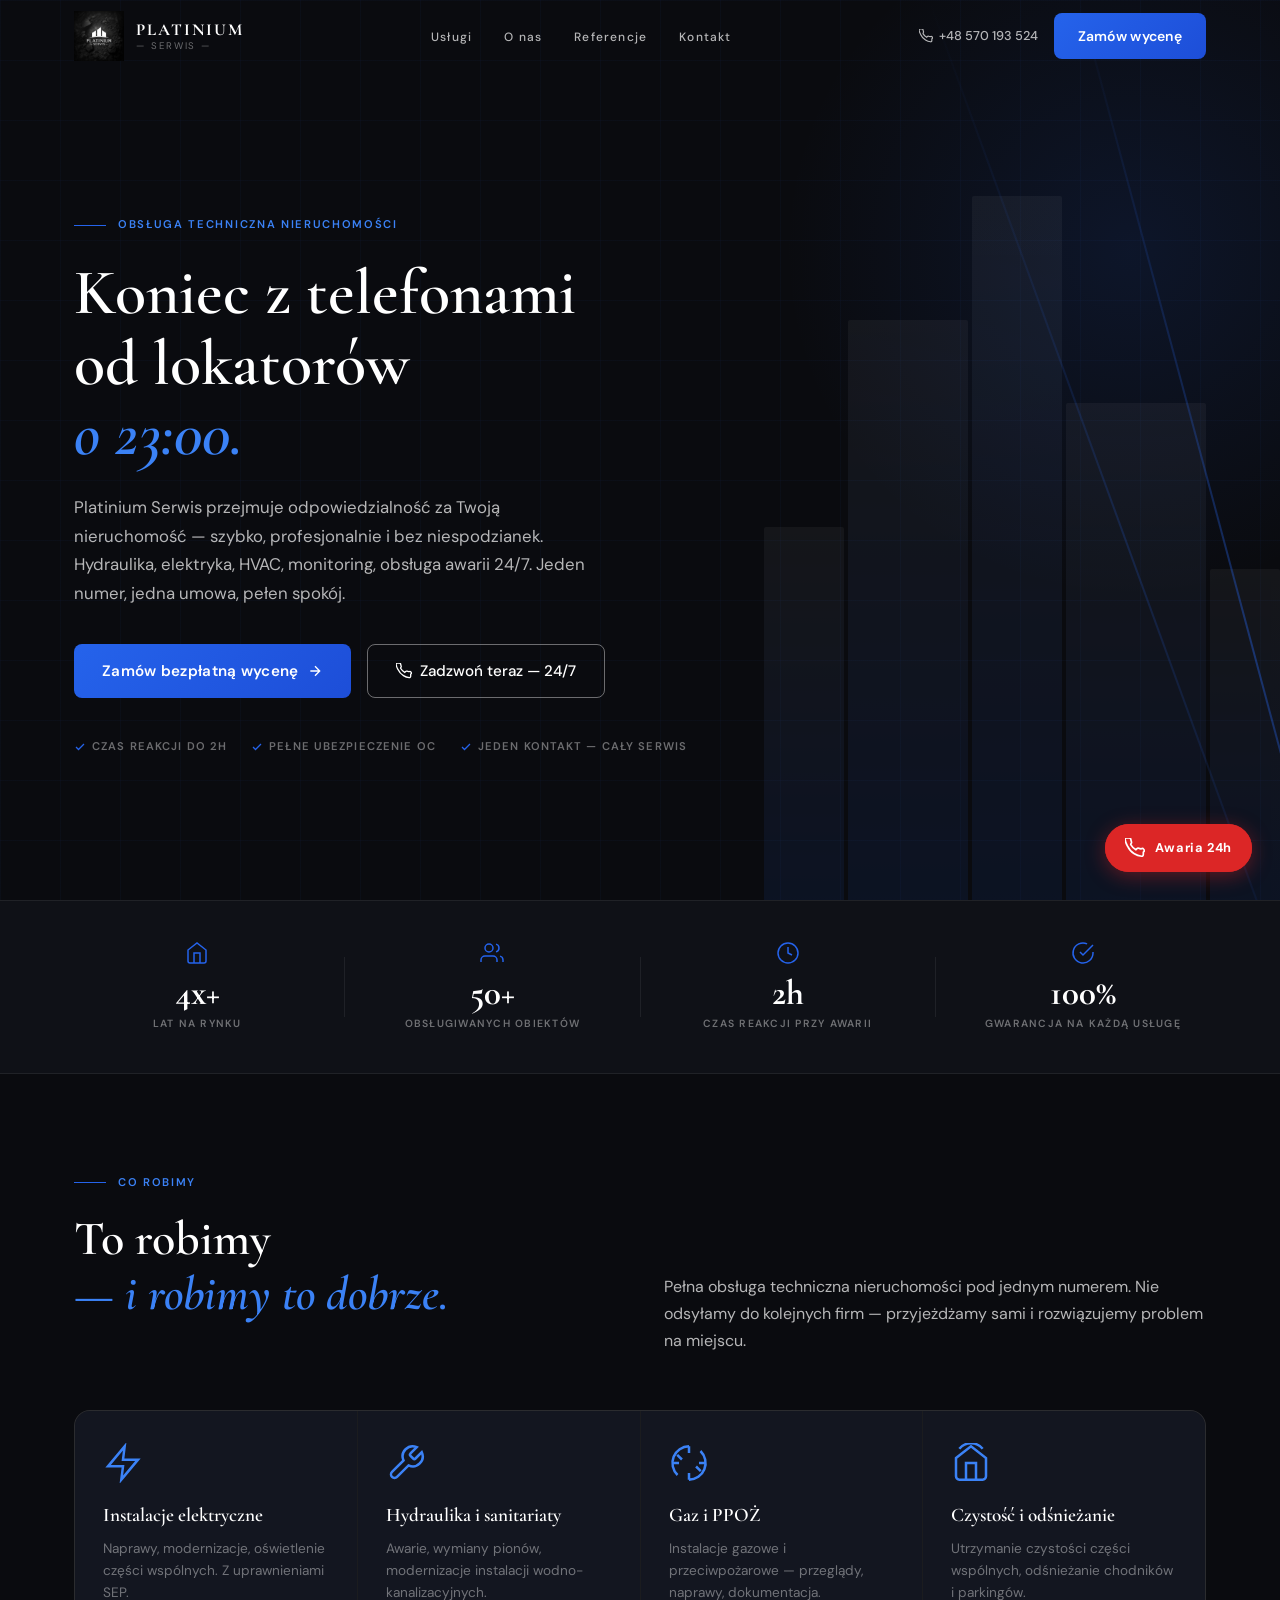
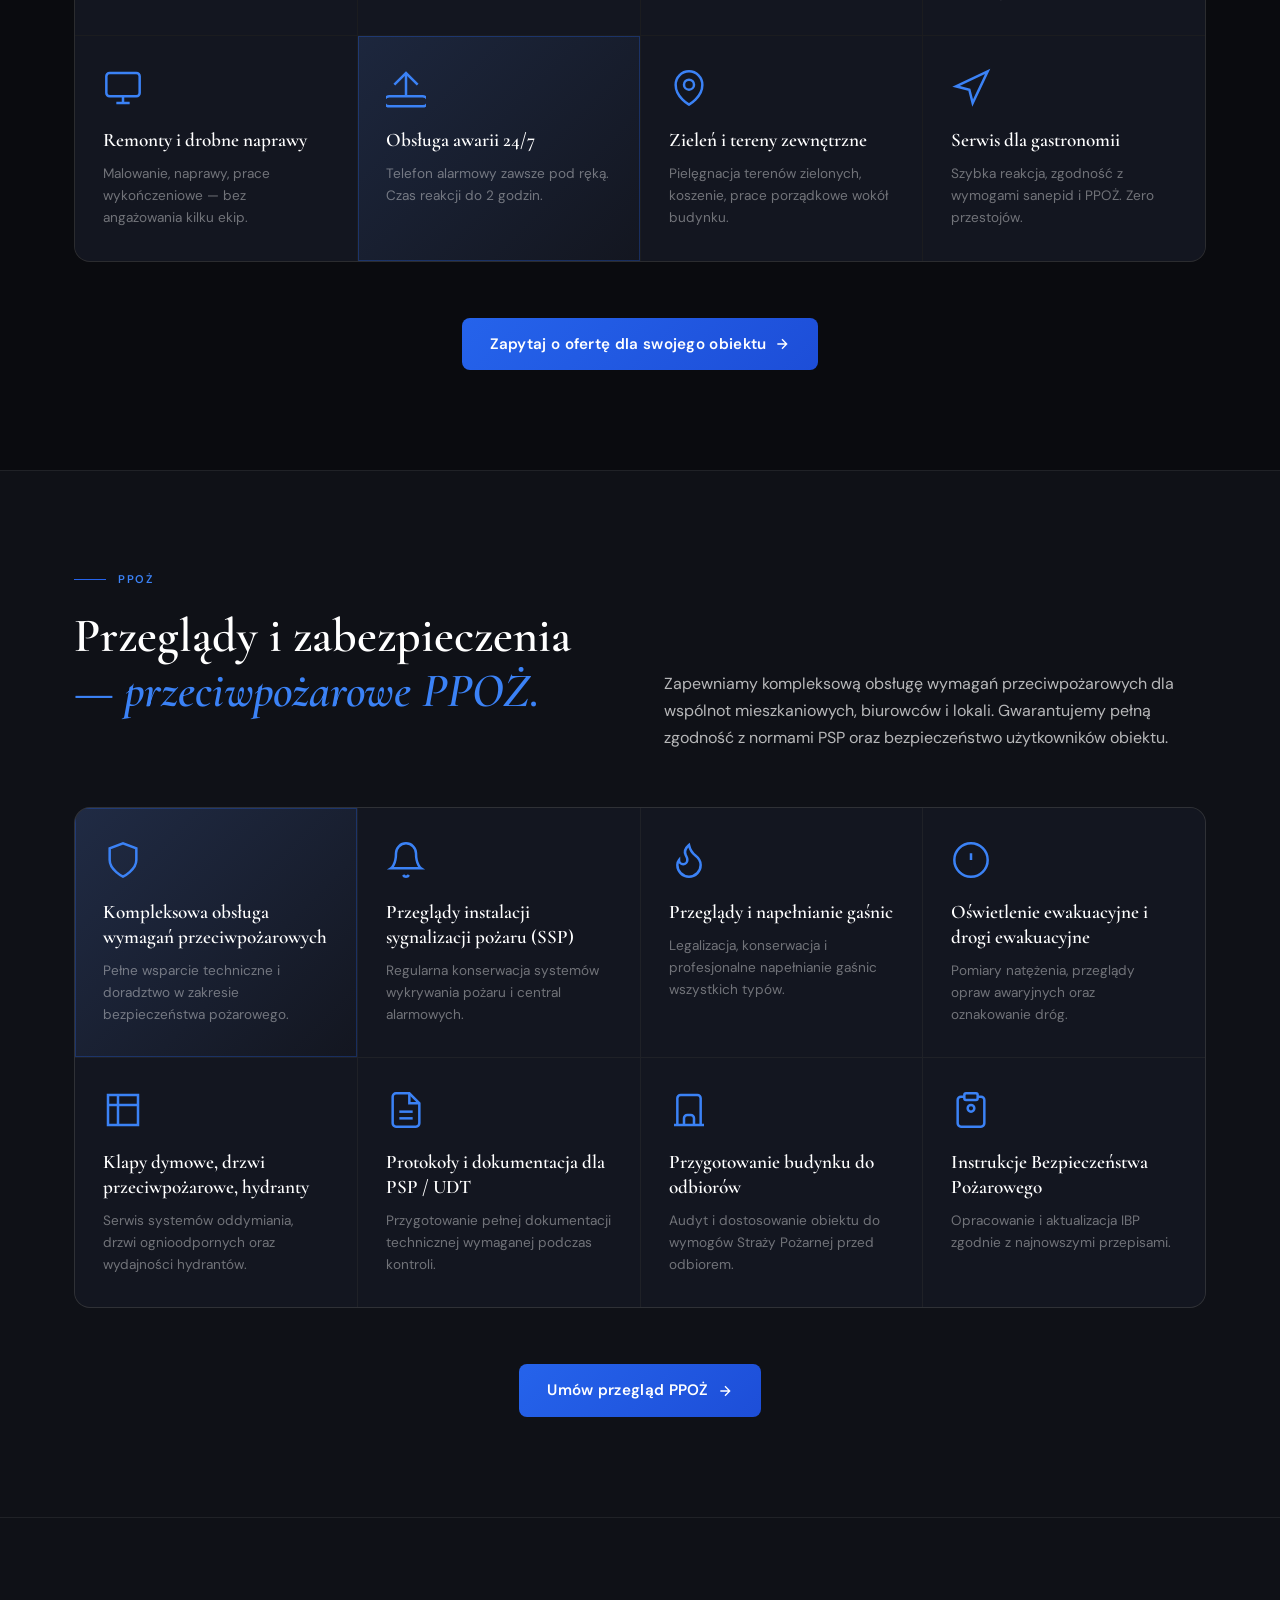
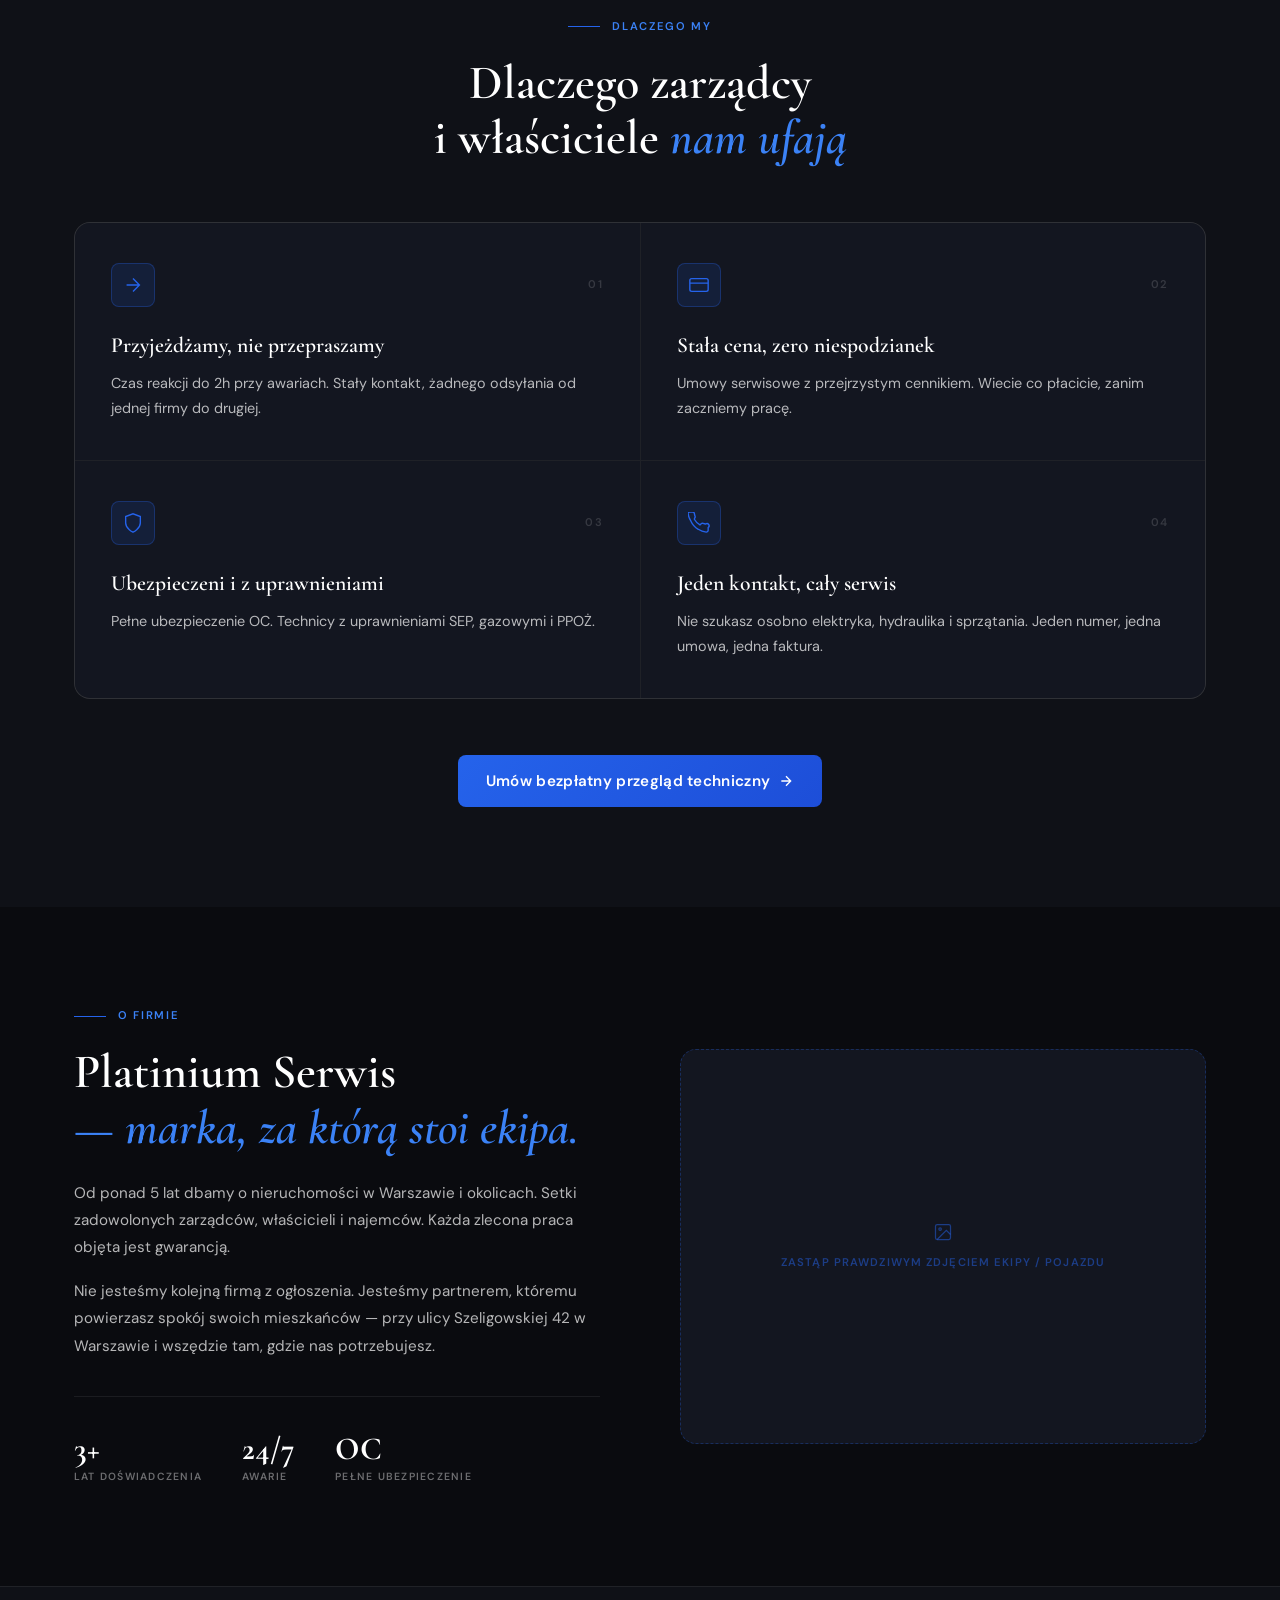
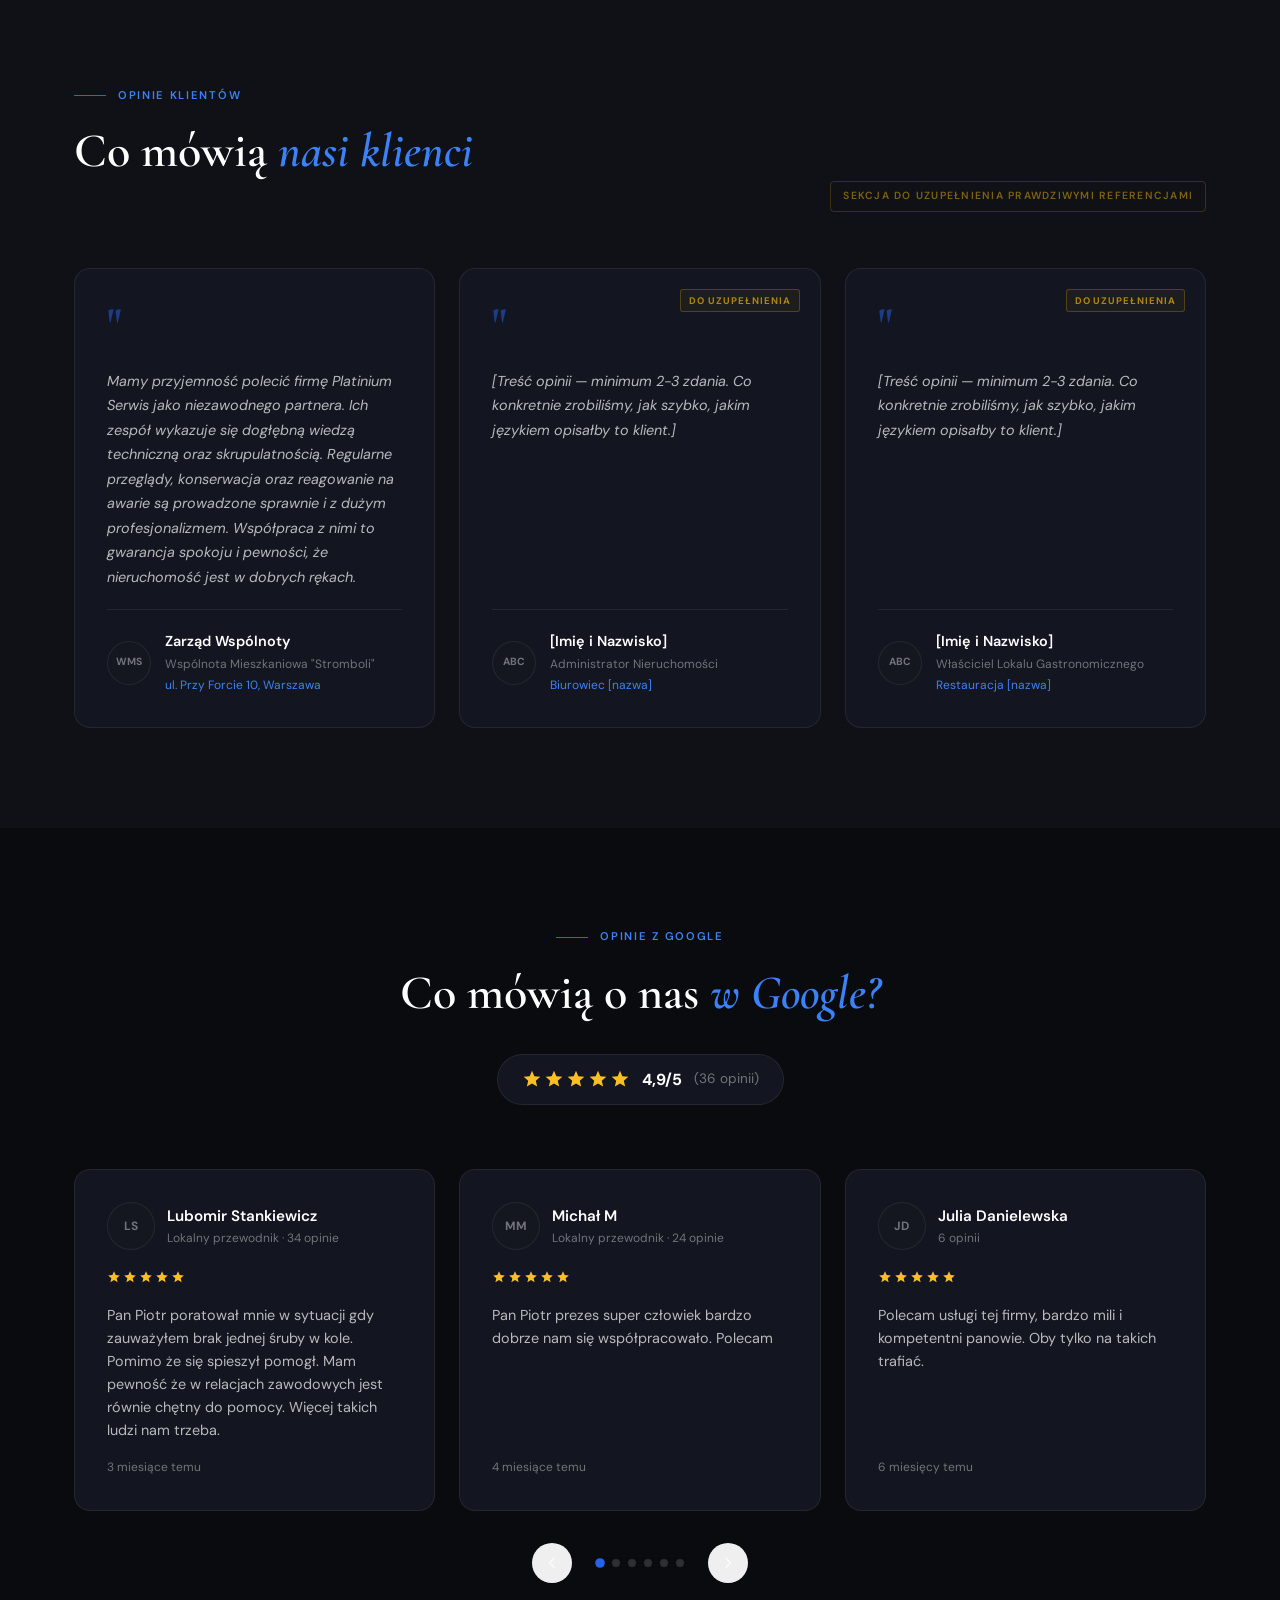
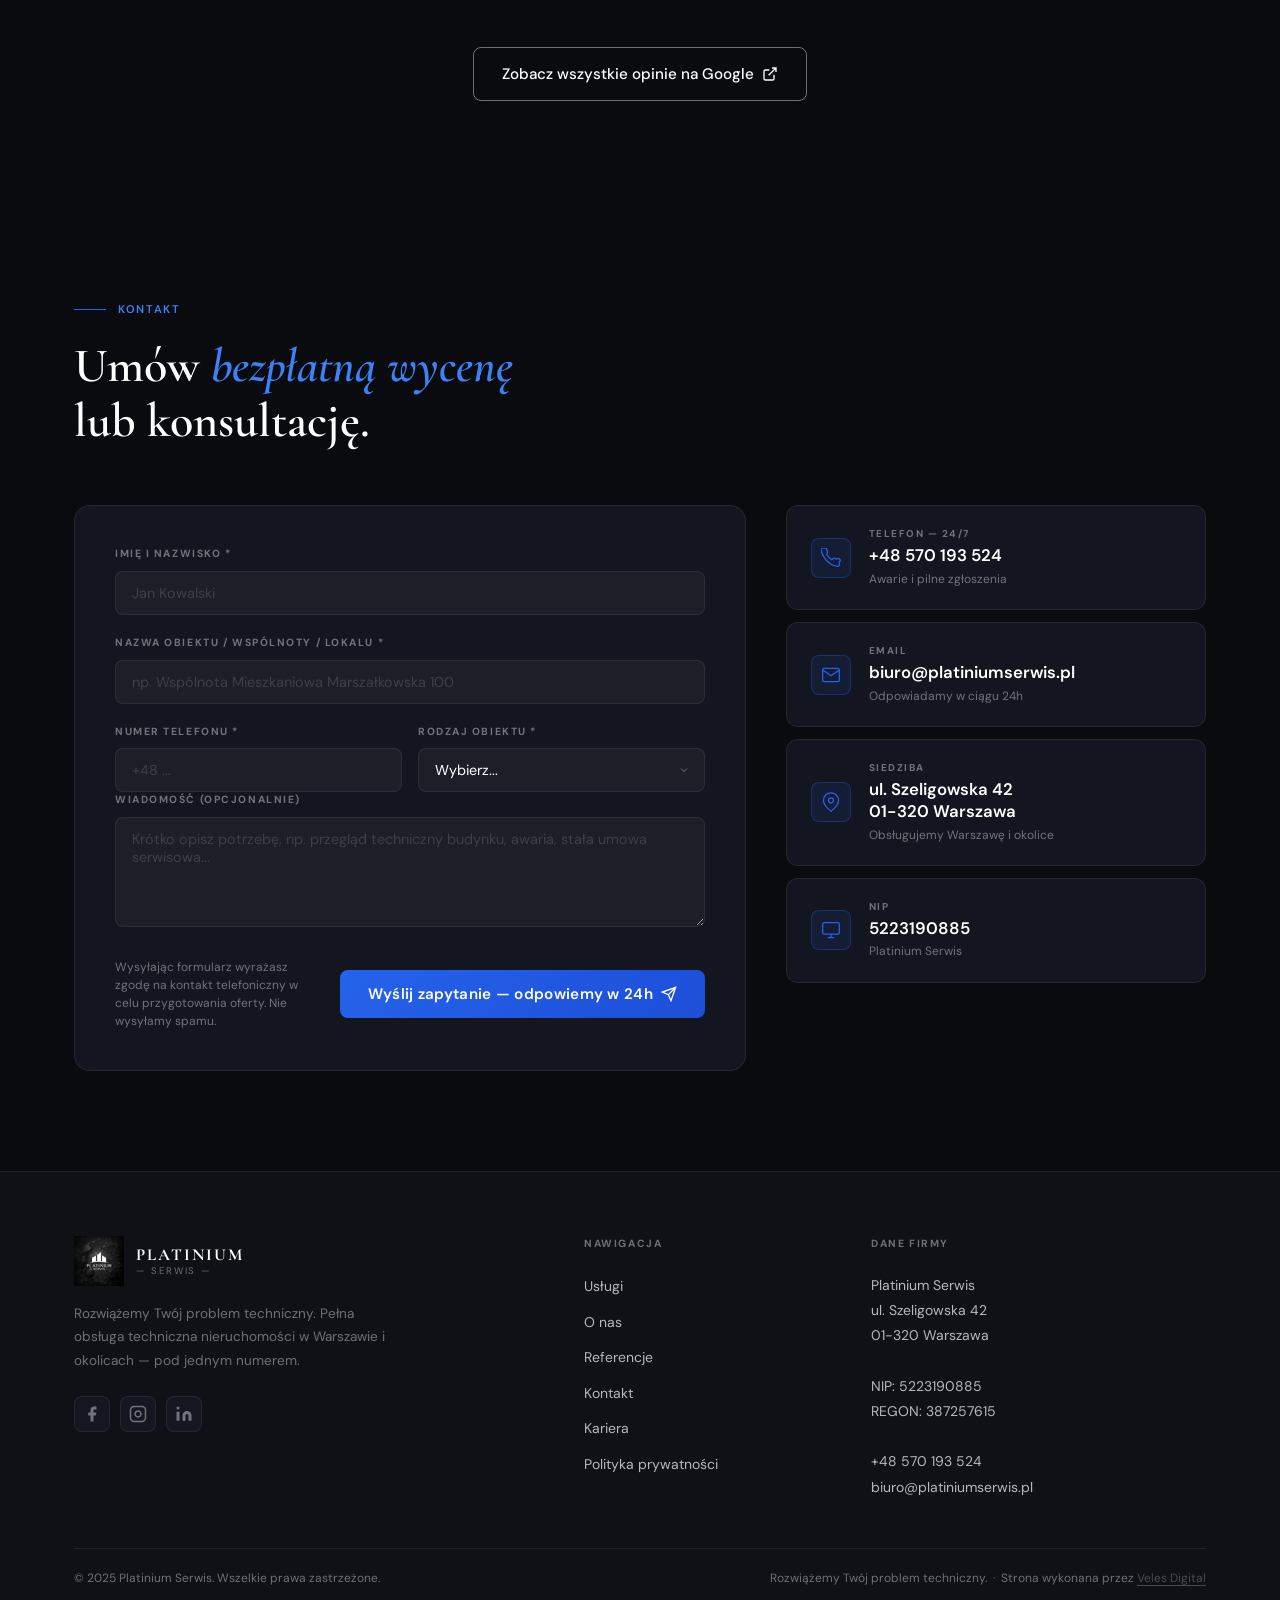
<file: platinium-serwis/index.html>
<!DOCTYPE html>
<html lang="pl">
<head>
<meta charset="UTF-8">
<meta name="viewport" content="width=device-width, initial-scale=1.0">
<title>Platinium Serwis – Obsługa Techniczna Nieruchomości | Warszawa</title>
<meta name="description" content="Platinium Serwis – kompleksowa obsługa techniczna nieruchomości w Warszawie. Hydraulika, elektryka, HVAC, monitoring. Czas reakcji do 2h. Zadzwoń: +48 570 193 524">
<link rel="preconnect" href="https://fonts.googleapis.com">
<link rel="preconnect" href="https://fonts.gstatic.com" crossorigin>
<link href="https://fonts.googleapis.com/css2?family=Cormorant+Garamond:ital,wght@0,400;0,600;0,700;1,400;1,600&family=DM+Sans:wght@300;400;500;600&display=swap" rel="stylesheet">
<link rel="stylesheet" href="style.css">
</head>
<body>

<!-- NAVIGATION -->
<nav class="navbar" id="navbar">
  <div class="nav-container">
    <a href="index.html" class="nav-logo">
      <div>
        <image src="static/images/logo-white-on-black.jpg" alt="Platinium Serwis Logo" width="50" height="50">
      </div>
      <div class="logo-text">
        <span class="logo-name">PLATINIUM</span>
        <span class="logo-sub">— SERWIS —</span>
      </div>
    </a>
    <ul class="nav-links">
      <li><a href="#uslugi">Usługi</a></li>
      <li><a href="#o-nas">O nas</a></li>
      <li><a href="#referencje">Referencje</a></li>
      <li><a href="#kontakt">Kontakt</a></li>
    </ul>
    <div class="nav-actions">
      <a href="tel:+48570193524" class="nav-phone">
        <svg width="14" height="14" viewBox="0 0 24 24" fill="none" stroke="currentColor" stroke-width="2"><path d="M22 16.92v3a2 2 0 01-2.18 2 19.79 19.79 0 01-8.63-3.07A19.5 19.5 0 013.07 9.81a19.79 19.79 0 01-3.07-8.67A2 2 0 012 0h3a2 2 0 012 1.72c.127.96.361 1.903.7 2.81a2 2 0 01-.45 2.11L6.91 7.91a16 16 0 006.18 6.18l1.27-1.27a2 2 0 012.11-.45c.907.339 1.85.573 2.81.7A2 2 0 0122 16.92z"/></svg>
        +48 570 193 524
      </a>
      <a href="#kontakt" class="btn-primary">Zamów wycenę</a>
    </div>
    <button class="nav-burger" id="navBurger" aria-label="Menu">
      <span></span><span></span><span></span>
    </button>
  </div>
  <div class="nav-mobile" id="navMobile">
    <a href="#uslugi">Usługi</a>
    <a href="#o-nas">O nas</a>
    <a href="#referencje">Referencje</a>
    <a href="#kontakt">Kontakt</a>
    <a href="tel:+48570193524" class="mobile-phone">+48 570 193 524</a>
    <a href="#kontakt" class="btn-primary">Zamów wycenę</a>
  </div>
</nav>

<!-- HERO -->
<section class="hero" id="hero">
  <div class="hero-bg">
    <div class="hero-grid"></div>
    <div class="hero-glow"></div>
    <div class="hero-buildings">
      <div class="building b1"></div>
      <div class="building b2"></div>
      <div class="building b3"></div>
      <div class="building b4"></div>
      <div class="building b5"></div>
    </div>
    <div class="hero-ray ray1"></div>
    <div class="hero-ray ray2"></div>
  </div>
  <div class="hero-content">
    <div class="hero-badge">
      <span class="badge-line"></span>
      <span>OBSŁUGA TECHNICZNA NIERUCHOMOŚCI</span>
    </div>
    <h1 class="hero-title">
      Koniec z telefonami<br>od lokatorów
      <span class="hero-accent"> o 23:00.</span>
    </h1>
    <p class="hero-desc">Platinium Serwis przejmuje odpowiedzialność za Twoją nieruchomość — szybko, profesjonalnie i bez niespodzianek. Hydraulika, elektryka, HVAC, monitoring, obsługa awarii 24/7. Jeden numer, jedna umowa, pełen spokój.</p>
    <div class="hero-cta">
      <a href="#kontakt" class="btn-primary btn-lg">
        Zamów bezpłatną wycenę
        <svg width="16" height="16" viewBox="0 0 24 24" fill="none" stroke="currentColor" stroke-width="2"><path d="M5 12h14M12 5l7 7-7 7"/></svg>
      </a>
      <a href="tel:+48570193524" class="btn-outline btn-lg">
        <svg width="16" height="16" viewBox="0 0 24 24" fill="none" stroke="currentColor" stroke-width="2"><path d="M22 16.92v3a2 2 0 01-2.18 2 19.79 19.79 0 01-8.63-3.07A19.5 19.5 0 013.07 9.81a19.79 19.79 0 01-3.07-8.67A2 2 0 012 0h3a2 2 0 012 1.72c.127.96.361 1.903.7 2.81a2 2 0 01-.45 2.11L6.91 7.91a16 16 0 006.18 6.18l1.27-1.27a2 2 0 012.11-.45c.907.339 1.85.573 2.81.7A2 2 0 0122 16.92z"/></svg>
        Zadzwoń teraz — 24/7
      </a>
    </div>
    <div class="hero-pills">
      <span><svg width="12" height="12" viewBox="0 0 24 24" fill="none" stroke="currentColor" stroke-width="2.5"><polyline points="20 6 9 17 4 12"/></svg> CZAS REAKCJI DO 2H</span>
      <span><svg width="12" height="12" viewBox="0 0 24 24" fill="none" stroke="currentColor" stroke-width="2.5"><polyline points="20 6 9 17 4 12"/></svg> PEŁNE UBEZPIECZENIE OC</span>
      <span><svg width="12" height="12" viewBox="0 0 24 24" fill="none" stroke="currentColor" stroke-width="2.5"><polyline points="20 6 9 17 4 12"/></svg> JEDEN KONTAKT — CAŁY SERWIS</span>
    </div>
  </div>
</section>

<!-- TRUST BAR -->
<section class="trust-bar">
  <div class="container">
    <div class="trust-grid">
      <div class="trust-item">
        <svg class="trust-icon" viewBox="0 0 24 24" fill="none" stroke="currentColor" stroke-width="1.5"><path d="M3 9l9-7 9 7v11a2 2 0 01-2 2H5a2 2 0 01-2-2z"/><polyline points="9 22 9 12 15 12 15 22"/></svg>
        <div class="trust-num">4x+</div>
        <div class="trust-label">LAT NA RYNKU</div>
      </div>
      <div class="trust-divider"></div>
      <div class="trust-item">
        <svg class="trust-icon" viewBox="0 0 24 24" fill="none" stroke="currentColor" stroke-width="1.5"><path d="M17 21v-2a4 4 0 00-4-4H5a4 4 0 00-4 4v2"/><circle cx="9" cy="7" r="4"/><path d="M23 21v-2a4 4 0 00-3-3.87M16 3.13a4 4 0 010 7.75"/></svg>
        <div class="trust-num">50+</div>
        <div class="trust-label">OBSŁUGIWANYCH OBIEKTÓW</div>
      </div>
      <div class="trust-divider"></div>
      <div class="trust-item">
        <svg class="trust-icon" viewBox="0 0 24 24" fill="none" stroke="currentColor" stroke-width="1.5"><circle cx="12" cy="12" r="10"/><polyline points="12 6 12 12 16 14"/></svg>
        <div class="trust-num">2h</div>
        <div class="trust-label">CZAS REAKCJI PRZY AWARII</div>
      </div>
      <div class="trust-divider"></div>
      <div class="trust-item">
        <svg class="trust-icon" viewBox="0 0 24 24" fill="none" stroke="currentColor" stroke-width="1.5"><path d="M22 11.08V12a10 10 0 11-5.93-9.14"/><polyline points="22 4 12 14.01 9 11.01"/></svg>
        <div class="trust-num">100%</div>
        <div class="trust-label">GWARANCJA NA KAŻDĄ USŁUGĘ</div>
      </div>
    </div>
  </div>
</section>

<!-- SERVICES -->
<section class="services section" id="uslugi">
  <div class="container">
    <div class="section-header-split">
      <div class="section-left">
        <div class="section-badge"><span class="badge-line"></span>CO ROBIMY</div>
        <h2 class="section-title">To robimy<br><em>— i robimy to dobrze.</em></h2>
      </div>
      <div class="section-right">
        <p class="section-desc">Pełna obsługa techniczna nieruchomości pod jednym numerem. Nie odsyłamy do kolejnych firm — przyjeżdżamy sami i rozwiązujemy problem na miejscu.</p>
      </div>
    </div>
    <div class="services-grid">
      <div class="service-card">
        <div class="service-icon">
          <svg viewBox="0 0 24 24" fill="none" stroke="currentColor" stroke-width="1.5"><path d="M13 2L3 14h9l-1 8 10-12h-9l1-8z"/></svg>
        </div>
        <h3>Instalacje elektryczne</h3>
        <p>Naprawy, modernizacje, oświetlenie części wspólnych. Z uprawnieniami SEP.</p>
      </div>
      <div class="service-card">
        <div class="service-icon">
          <svg viewBox="0 0 24 24" fill="none" stroke="currentColor" stroke-width="1.5"><path d="M14.7 6.3a1 1 0 000 1.4l1.6 1.6a1 1 0 001.4 0l3.77-3.77a6 6 0 01-7.94 7.94l-6.91 6.91a2.12 2.12 0 01-3-3l6.91-6.91a6 6 0 017.94-7.94l-3.76 3.76z"/></svg>
        </div>
        <h3>Hydraulika i sanitariaty</h3>
        <p>Awarie, wymiany pionów, modernizacje instalacji wodno-kanalizacyjnych.</p>
      </div>
      <div class="service-card">
        <div class="service-icon">
          <svg viewBox="0 0 24 24" fill="none" stroke="currentColor" stroke-width="1.5"><path d="M12 2a10 10 0 00-6.88 17.19M12 2v4M4.93 7.07l2.83 2.83M2 12h4M12 22a10 10 0 006.88-17.19M12 22v-4M19.07 16.93l-2.83-2.83M22 12h-4"/></svg>
        </div>
        <h3>Gaz i PPOŻ</h3>
        <p>Instalacje gazowe i przeciwpożarowe — przeglądy, naprawy, dokumentacja.</p>
      </div>
      <div class="service-card">
        <div class="service-icon">
          <svg viewBox="0 0 24 24" fill="none" stroke="currentColor" stroke-width="1.5"><path d="M3 9l9-7 9 7v11a2 2 0 01-2 2H5a2 2 0 01-2-2z"/><path d="M9 22V12h6v10"/><path d="M5 3.5A9 9 0 0119 3.5"/></svg>
        </div>
        <h3>Czystość i odśnieżanie</h3>
        <p>Utrzymanie czystości części wspólnych, odśnieżanie chodników i parkingów.</p>
      </div>
      <div class="service-card">
        <div class="service-icon">
          <svg viewBox="0 0 24 24" fill="none" stroke="currentColor" stroke-width="1.5"><rect x="2" y="3" width="20" height="14" rx="2"/><path d="M8 21h8M12 17v4"/></svg>
        </div>
        <h3>Remonty i drobne naprawy</h3>
        <p>Malowanie, naprawy, prace wykończeniowe — bez angażowania kilku ekip.</p>
      </div>
      <div class="service-card service-card--highlight">
        <div class="service-icon">
          <svg viewBox="0 0 24 24" fill="none" stroke="currentColor" stroke-width="1.5"><path d="M22 17H2a3 3 0 000 6h20a3 3 0 000-6z"/><path d="M12 17V3"/><path d="M5 10l7-7 7 7"/></svg>
        </div>
        <h3>Obsługa awarii 24/7</h3>
        <p>Telefon alarmowy zawsze pod ręką. Czas reakcji do 2 godzin.</p>
      </div>
      <div class="service-card">
        <div class="service-icon">
          <svg viewBox="0 0 24 24" fill="none" stroke="currentColor" stroke-width="1.5"><path d="M12 22s-8-4.5-8-11.8A8 8 0 0112 2a8 8 0 018 8.2c0 7.3-8 11.8-8 11.8z"/><circle cx="12" cy="10" r="3"/></svg>
        </div>
        <h3>Zieleń i tereny zewnętrzne</h3>
        <p>Pielęgnacja terenów zielonych, koszenie, prace porządkowe wokół budynku.</p>
      </div>
      <div class="service-card">
        <div class="service-icon">
          <svg viewBox="0 0 24 24" fill="none" stroke="currentColor" stroke-width="1.5"><path d="M3 11l19-9-9 19-2-8-8-2z"/></svg>
        </div>
        <h3>Serwis dla gastronomii</h3>
        <p>Szybka reakcja, zgodność z wymogami sanepid i PPOŻ. Zero przestojów.</p>
      </div>
    </div>
    <div class="section-cta">
      <a href="#kontakt" class="btn-primary btn-lg">
        Zapytaj o ofertę dla swojego obiektu
        <svg width="16" height="16" viewBox="0 0 24 24" fill="none" stroke="currentColor" stroke-width="2"><path d="M5 12h14M12 5l7 7-7 7"/></svg>
      </a>
    </div>
  </div>
</section>

<!-- PPOŻ -->
<section class="ppoz section" id="ppoz" style="background: var(--bg-2); border-top: 1px solid var(--border);">
  <div class="container">
    <div class="section-header-split">
      <div class="section-left">
        <div class="section-badge"><span class="badge-line"></span>PPOŻ</div>
        <h2 class="section-title">Przeglądy i zabezpieczenia<br><em>— przeciwpożarowe PPOŻ.</em></h2>
      </div>
      <div class="section-right">
        <p class="section-desc">Zapewniamy kompleksową obsługę wymagań przeciwpożarowych dla wspólnot mieszkaniowych, biurowców i lokali. Gwarantujemy pełną zgodność z normami PSP oraz bezpieczeństwo użytkowników obiektu.</p>
      </div>
    </div>
    <div class="services-grid">
      <div class="service-card service-card--highlight">
        <div class="service-icon">
          <svg viewBox="0 0 24 24" fill="none" stroke="currentColor" stroke-width="1.5"><path d="M12 22s8-4 8-10V5l-8-3-8 3v7c0 6 8 10 8 10z"/></svg>
        </div>
        <h3>Kompleksowa obsługa wymagań przeciwpożarowych</h3>
        <p>Pełne wsparcie techniczne i doradztwo w zakresie bezpieczeństwa pożarowego.</p>
      </div>
      <div class="service-card">
        <div class="service-icon">
          <svg viewBox="0 0 24 24" fill="none" stroke="currentColor" stroke-width="1.5"><path d="M18 8A6 6 0 006 8c0 7-3 9-3 9h18s-3-2-3-9"/><path d="M13.73 21a2 2 0 01-3.46 0"/></svg>
        </div>
        <h3>Przeglądy instalacji sygnalizacji pożaru (SSP)</h3>
        <p>Regularna konserwacja systemów wykrywania pożaru i central alarmowych.</p>
      </div>
      <div class="service-card">
        <div class="service-icon">
          <svg viewBox="0 0 24 24" fill="none" stroke="currentColor" stroke-width="1.5"><path d="M8.5 14.5A2.5 2.5 0 0011 12c0-1.38-.5-2-1-3-1.072-2.143-.224-4.054 2-6 .5 2.5 2 4.9 4 6.5 2 1.6 3 3.5 3 5.5a7 7 0 11-14 0c0-1.153.433-2.294 1-3a2.5 2.5 0 002.5 2.5z"/></svg>
        </div>
        <h3>Przeglądy i napełnianie gaśnic</h3>
        <p>Legalizacja, konserwacja i profesjonalne napełnianie gaśnic wszystkich typów.</p>
      </div>
      <div class="service-card">
        <div class="service-icon">
          <svg viewBox="0 0 24 24" fill="none" stroke="currentColor" stroke-width="1.5"><circle cx="12" cy="12" r="10"/><line x1="12" y1="8" x2="12" y2="12"/><line x1="12" y1="16" x2="12.01" y2="16"/></svg>
        </div>
        <h3>Oświetlenie ewakuacyjne i drogi ewakuacyjne</h3>
        <p>Pomiary natężenia, przeglądy opraw awaryjnych oraz oznakowanie dróg.</p>
      </div>
      <div class="service-card">
        <div class="service-icon">
          <svg viewBox="0 0 24 24" fill="none" stroke="currentColor" stroke-width="1.5"><path d="M3 3h18v18H3z"/><path d="M3 9h18"/><path d="M9 3v18"/></svg>
        </div>
        <h3>Klapy dymowe, drzwi przeciwpożarowe, hydranty</h3>
        <p>Serwis systemów oddymiania, drzwi ognioodpornych oraz wydajności hydrantów.</p>
      </div>
      <div class="service-card">
        <div class="service-icon">
          <svg viewBox="0 0 24 24" fill="none" stroke="currentColor" stroke-width="1.5"><path d="M14 2H6a2 2 0 00-2 2v16a2 2 0 002 2h12a2 2 0 002-2V8z"/><polyline points="14 2 14 8 20 8"/><line x1="16" y1="13" x2="8" y2="13"/><line x1="16" y1="17" x2="8" y2="17"/></svg>
        </div>
        <h3>Protokoły i dokumentacja dla PSP / UDT</h3>
        <p>Przygotowanie pełnej dokumentacji technicznej wymaganej podczas kontroli.</p>
      </div>
      <div class="service-card">
        <div class="service-icon">
          <svg viewBox="0 0 24 24" fill="none" stroke="currentColor" stroke-width="1.5"><path d="M3 21h18"/><path d="M5 21V5a2 2 0 012-2h10a2 2 0 012 2v16"/><path d="M9 21v-4a2 2 0 012-2h2a2 2 0 012 2v4"/></svg>
        </div>
        <h3>Przygotowanie budynku do odbiorów</h3>
        <p>Audyt i dostosowanie obiektu do wymogów Straży Pożarnej przed odbiorem.</p>
      </div>
      <div class="service-card">
        <div class="service-icon">
          <svg viewBox="0 0 24 24" fill="none" stroke="currentColor" stroke-width="1.5"><rect x="8" y="2" width="8" height="4" rx="1" ry="1"/><path d="M16 4h2a2 2 0 012 2v14a2 2 0 01-2 2H6a2 2 0 01-2-2V6a2 2 0 012-2h2"/><circle cx="12" cy="11" r="2"/></svg>
        </div>
        <h3>Instrukcje Bezpieczeństwa Pożarowego</h3>
        <p>Opracowanie i aktualizacja IBP zgodnie z najnowszymi przepisami.</p>
      </div>
    </div>
    <div class="section-cta">
      <a href="#kontakt" class="btn-primary btn-lg">
        Umów przegląd PPOŻ
        <svg width="16" height="16" viewBox="0 0 24 24" fill="none" stroke="currentColor" stroke-width="2"><path d="M5 12h14M12 5l7 7-7 7"/></svg>
      </a>
    </div>
  </div>
</section>

<!-- WHY US -->
<section class="why-us section" id="dlaczego">
  <div class="container">
    <div class="section-badge"><span class="badge-line"></span>DLACZEGO MY</div>
    <h2 class="section-title">Dlaczego zarządcy<br>i właściciele <em>nam ufają</em></h2>
    <div class="why-grid">
      <div class="why-card">
        <div class="why-header">
          <div class="why-icon">
            <svg viewBox="0 0 24 24" fill="none" stroke="currentColor" stroke-width="1.5"><path d="M5 12h14M12 5l7 7-7 7"/></svg>
          </div>
          <span class="why-num">01</span>
        </div>
        <h3>Przyjeżdżamy, nie przepraszamy</h3>
        <p>Czas reakcji do 2h przy awariach. Stały kontakt, żadnego odsyłania od jednej firmy do drugiej.</p>
      </div>
      <div class="why-card">
        <div class="why-header">
          <div class="why-icon">
            <svg viewBox="0 0 24 24" fill="none" stroke="currentColor" stroke-width="1.5"><rect x="2" y="5" width="20" height="14" rx="2"/><path d="M2 10h20"/></svg>
          </div>
          <span class="why-num">02</span>
        </div>
        <h3>Stała cena, zero niespodzianek</h3>
        <p>Umowy serwisowe z przejrzystym cennikiem. Wiecie co płacicie, zanim zaczniemy pracę.</p>
      </div>
      <div class="why-card">
        <div class="why-header">
          <div class="why-icon">
            <svg viewBox="0 0 24 24" fill="none" stroke="currentColor" stroke-width="1.5"><path d="M12 22s8-4 8-10V5l-8-3-8 3v7c0 6 8 10 8 10z"/></svg>
          </div>
          <span class="why-num">03</span>
        </div>
        <h3>Ubezpieczeni i z uprawnieniami</h3>
        <p>Pełne ubezpieczenie OC. Technicy z uprawnieniami SEP, gazowymi i PPOŻ.</p>
      </div>
      <div class="why-card">
        <div class="why-header">
          <div class="why-icon">
            <svg viewBox="0 0 24 24" fill="none" stroke="currentColor" stroke-width="1.5"><path d="M22 16.92v3a2 2 0 01-2.18 2 19.79 19.79 0 01-8.63-3.07A19.5 19.5 0 013.07 9.81a19.79 19.79 0 01-3.07-8.67A2 2 0 012 0h3a2 2 0 012 1.72c.127.96.361 1.903.7 2.81a2 2 0 01-.45 2.11L6.91 7.91a16 16 0 006.18 6.18l1.27-1.27a2 2 0 012.11-.45c.907.339 1.85.573 2.81.7A2 2 0 0122 16.92z"/></svg>
          </div>
          <span class="why-num">04</span>
        </div>
        <h3>Jeden kontakt, cały serwis</h3>
        <p>Nie szukasz osobno elektryka, hydraulika i sprzątania. Jeden numer, jedna umowa, jedna faktura.</p>
      </div>
    </div>
    <div class="section-cta">
      <a href="#kontakt" class="btn-primary btn-lg">
        Umów bezpłatny przegląd techniczny
        <svg width="16" height="16" viewBox="0 0 24 24" fill="none" stroke="currentColor" stroke-width="2"><path d="M5 12h14M12 5l7 7-7 7"/></svg>
      </a>
    </div>
  </div>
</section>

<!-- ABOUT -->
<section class="about section" id="o-nas">
  <div class="container">
    <div class="about-grid">
      <div class="about-content">
        <div class="section-badge"><span class="badge-line"></span>O FIRMIE</div>
        <h2 class="section-title">Platinium Serwis<br><em>— marka, za którą stoi ekipa.</em></h2>
        <p>Od ponad 5 lat dbamy o nieruchomości w Warszawie i okolicach. Setki zadowolonych zarządców, właścicieli i najemców. Każda zlecona praca objęta jest gwarancją.</p>
        <p>Nie jesteśmy kolejną firmą z ogłoszenia. Jesteśmy partnerem, któremu powierzasz spokój swoich mieszkańców — przy ulicy Szeligowskiej 42 w Warszawie i wszędzie tam, gdzie nas potrzebujesz.</p>
        <div class="about-stats">
          <div class="about-stat">
            <span class="stat-val">3+</span>
            <span class="stat-label">LAT DOŚWIADCZENIA</span>
          </div>
          <div class="about-stat">
            <span class="stat-val">24/7</span>
            <span class="stat-label">AWARIE</span>
          </div>
          <div class="about-stat">
            <span class="stat-val">OC</span>
            <span class="stat-label">PEŁNE UBEZPIECZENIE</span>
          </div>
        </div>
      </div>
      <div class="about-image">
        <div class="about-img-placeholder">
          <div class="placeholder-label">
            <svg width="20" height="20" viewBox="0 0 24 24" fill="none" stroke="currentColor" stroke-width="1.5"><rect x="3" y="3" width="18" height="18" rx="2"/><circle cx="8.5" cy="8.5" r="1.5"/><polyline points="21 15 16 10 5 21"/></svg>
            ZASTĄP PRAWDZIWYM ZDJĘCIEM EKIPY / POJAZDU
          </div>
        </div>
      </div>
    </div>
  </div>
</section>

<!-- TESTIMONIALS -->
<section class="testimonials section" id="referencje">
  <div class="container">
    <div class="testimonials-header">
      <div>
        <div class="section-badge"><span class="badge-line"></span>OPINIE KLIENTÓW</div>
        <h2 class="section-title">Co mówią <em>nasi klienci</em></h2>
      </div>
      <div class="testimonials-note">SEKCJA DO UZUPEŁNIENIA PRAWDZIWYMI REFERENCJAMI</div>
    </div>
    <div class="testimonials-grid">
      <div class="testimonial-card">
        <div class="quote-mark">"</div>
        <p class="testimonial-text">Mamy przyjemność polecić firmę Platinium Serwis jako niezawodnego partnera. Ich zespół wykazuje się dogłębną wiedzą techniczną oraz skrupulatnością. Regularne przeglądy, konserwacja oraz reagowanie na awarie są prowadzone sprawnie i z dużym profesjonalizmem. Współpraca z nimi to gwarancja spokoju i pewności, że nieruchomość jest w dobrych rękach.</p>
        <div class="testimonial-author">
          <div class="author-avatar">WMS</div>
          <div class="author-info">
            <strong>Zarząd Wspólnoty</strong>
            <span>Wspólnota Mieszkaniowa "Stromboli"</span>
            <span class="author-building">ul. Przy Forcie 10, Warszawa</span>
          </div>
        </div>
      </div>
      <div class="testimonial-card">
        <div class="testimonial-placeholder-badge">DO UZUPEŁNIENIA</div>
        <div class="quote-mark">"</div>
        <p class="testimonial-text">[Treść opinii — minimum 2-3 zdania. Co konkretnie zrobiliśmy, jak szybko, jakim językiem opisałby to klient.]</p>
        <div class="testimonial-author">
          <div class="author-avatar">ABC</div>
          <div class="author-info">
            <strong>[Imię i Nazwisko]</strong>
            <span>Administrator Nieruchomości</span>
            <span class="author-building">Biurowiec [nazwa]</span>
          </div>
        </div>
      </div>
      <div class="testimonial-card">
        <div class="testimonial-placeholder-badge">DO UZUPEŁNIENIA</div>
        <div class="quote-mark">"</div>
        <p class="testimonial-text">[Treść opinii — minimum 2-3 zdania. Co konkretnie zrobiliśmy, jak szybko, jakim językiem opisałby to klient.]</p>
        <div class="testimonial-author">
          <div class="author-avatar">ABC</div>
          <div class="author-info">
            <strong>[Imię i Nazwisko]</strong>
            <span>Właściciel Lokalu Gastronomicznego</span>
            <span class="author-building">Restauracja [nazwa]</span>
          </div>
        </div>
      </div>
    </div>
  </div>
</section>

<!-- GOOGLE REVIEWS -->
<section class="reviews-google section" id="opinie">
  <div class="container">
    <div class="reviews-badge-wrapper">
      <div class="section-badge"><span class="badge-line"></span>OPINIE Z GOOGLE</div>
      <h2 class="section-title">Co mówią o nas <em>w Google?</em></h2>
      <div class="google-badge">
        <div class="google-stars">
          <svg width="20" height="20" viewBox="0 0 24 24" fill="currentColor"><path d="M12 17.27L18.18 21l-1.64-7.03L22 9.24l-7.19-.61L12 2 9.19 8.63 2 9.24l5.46 4.73L5.82 21z"/></svg>
          <svg width="20" height="20" viewBox="0 0 24 24" fill="currentColor"><path d="M12 17.27L18.18 21l-1.64-7.03L22 9.24l-7.19-.61L12 2 9.19 8.63 2 9.24l5.46 4.73L5.82 21z"/></svg>
          <svg width="20" height="20" viewBox="0 0 24 24" fill="currentColor"><path d="M12 17.27L18.18 21l-1.64-7.03L22 9.24l-7.19-.61L12 2 9.19 8.63 2 9.24l5.46 4.73L5.82 21z"/></svg>
          <svg width="20" height="20" viewBox="0 0 24 24" fill="currentColor"><path d="M12 17.27L18.18 21l-1.64-7.03L22 9.24l-7.19-.61L12 2 9.19 8.63 2 9.24l5.46 4.73L5.82 21z"/></svg>
          <svg width="20" height="20" viewBox="0 0 24 24" fill="currentColor"><path d="M12 17.27L18.18 21l-1.64-7.03L22 9.24l-7.19-.61L12 2 9.19 8.63 2 9.24l5.46 4.73L5.82 21z"/></svg>
        </div>
        <span class="google-score">4,9/5</span>
        <span class="google-count">(36 opinii)</span>
      </div>
    </div>

    <div class="reviews-carousel">
      <div class="reviews-track" id="reviewsTrack">
        <!-- Review 1 -->
        <div class="review-slide">
          <div class="review-card">
            <div class="review-header">
              <div class="review-avatar">LS</div>
              <div class="review-meta">
                <span class="review-name">Lubomir Stankiewicz</span>
                <span class="review-rank">Lokalny przewodnik · 34 opinie</span>
              </div>
            </div>
            <div class="review-stars">
              <svg width="14" height="14" viewBox="0 0 24 24" fill="currentColor"><path d="M12 17.27L18.18 21l-1.64-7.03L22 9.24l-7.19-.61L12 2 9.19 8.63 2 9.24l5.46 4.73L5.82 21z"/></svg>
              <svg width="14" height="14" viewBox="0 0 24 24" fill="currentColor"><path d="M12 17.27L18.18 21l-1.64-7.03L22 9.24l-7.19-.61L12 2 9.19 8.63 2 9.24l5.46 4.73L5.82 21z"/></svg>
              <svg width="14" height="14" viewBox="0 0 24 24" fill="currentColor"><path d="M12 17.27L18.18 21l-1.64-7.03L22 9.24l-7.19-.61L12 2 9.19 8.63 2 9.24l5.46 4.73L5.82 21z"/></svg>
              <svg width="14" height="14" viewBox="0 0 24 24" fill="currentColor"><path d="M12 17.27L18.18 21l-1.64-7.03L22 9.24l-7.19-.61L12 2 9.19 8.63 2 9.24l5.46 4.73L5.82 21z"/></svg>
              <svg width="14" height="14" viewBox="0 0 24 24" fill="currentColor"><path d="M12 17.27L18.18 21l-1.64-7.03L22 9.24l-7.19-.61L12 2 9.19 8.63 2 9.24l5.46 4.73L5.82 21z"/></svg>
            </div>
            <p class="review-body">Pan Piotr poratował mnie w sytuacji gdy zauważyłem brak jednej śruby w kole. Pomimo że się spieszył pomogł. Mam pewność że w relacjach zawodowych jest równie chętny do pomocy. Więcej takich ludzi nam trzeba.</p>
            <span class="review-time">3 miesiące temu</span>
          </div>
        </div>
        <!-- Review 2 -->
        <div class="review-slide">
          <div class="review-card">
            <div class="review-header">
              <div class="review-avatar">MM</div>
              <div class="review-meta">
                <span class="review-name">Michał M</span>
                <span class="review-rank">Lokalny przewodnik · 24 opinie</span>
              </div>
            </div>
            <div class="review-stars">
              <svg width="14" height="14" viewBox="0 0 24 24" fill="currentColor"><path d="M12 17.27L18.18 21l-1.64-7.03L22 9.24l-7.19-.61L12 2 9.19 8.63 2 9.24l5.46 4.73L5.82 21z"/></svg>
              <svg width="14" height="14" viewBox="0 0 24 24" fill="currentColor"><path d="M12 17.27L18.18 21l-1.64-7.03L22 9.24l-7.19-.61L12 2 9.19 8.63 2 9.24l5.46 4.73L5.82 21z"/></svg>
              <svg width="14" height="14" viewBox="0 0 24 24" fill="currentColor"><path d="M12 17.27L18.18 21l-1.64-7.03L22 9.24l-7.19-.61L12 2 9.19 8.63 2 9.24l5.46 4.73L5.82 21z"/></svg>
              <svg width="14" height="14" viewBox="0 0 24 24" fill="currentColor"><path d="M12 17.27L18.18 21l-1.64-7.03L22 9.24l-7.19-.61L12 2 9.19 8.63 2 9.24l5.46 4.73L5.82 21z"/></svg>
              <svg width="14" height="14" viewBox="0 0 24 24" fill="currentColor"><path d="M12 17.27L18.18 21l-1.64-7.03L22 9.24l-7.19-.61L12 2 9.19 8.63 2 9.24l5.46 4.73L5.82 21z"/></svg>
            </div>
            <p class="review-body">Pan Piotr prezes super człowiek bardzo dobrze nam się współpracowało. Polecam</p>
            <span class="review-time">4 miesiące temu</span>
          </div>
        </div>
        <!-- Review 3 -->
        <div class="review-slide">
          <div class="review-card">
            <div class="review-header">
              <div class="review-avatar">JD</div>
              <div class="review-meta">
                <span class="review-name">Julia Danielewska</span>
                <span class="review-rank">6 opinii</span>
              </div>
            </div>
            <div class="review-stars">
              <svg width="14" height="14" viewBox="0 0 24 24" fill="currentColor"><path d="M12 17.27L18.18 21l-1.64-7.03L22 9.24l-7.19-.61L12 2 9.19 8.63 2 9.24l5.46 4.73L5.82 21z"/></svg>
              <svg width="14" height="14" viewBox="0 0 24 24" fill="currentColor"><path d="M12 17.27L18.18 21l-1.64-7.03L22 9.24l-7.19-.61L12 2 9.19 8.63 2 9.24l5.46 4.73L5.82 21z"/></svg>
              <svg width="14" height="14" viewBox="0 0 24 24" fill="currentColor"><path d="M12 17.27L18.18 21l-1.64-7.03L22 9.24l-7.19-.61L12 2 9.19 8.63 2 9.24l5.46 4.73L5.82 21z"/></svg>
              <svg width="14" height="14" viewBox="0 0 24 24" fill="currentColor"><path d="M12 17.27L18.18 21l-1.64-7.03L22 9.24l-7.19-.61L12 2 9.19 8.63 2 9.24l5.46 4.73L5.82 21z"/></svg>
              <svg width="14" height="14" viewBox="0 0 24 24" fill="currentColor"><path d="M12 17.27L18.18 21l-1.64-7.03L22 9.24l-7.19-.61L12 2 9.19 8.63 2 9.24l5.46 4.73L5.82 21z"/></svg>
            </div>
            <p class="review-body">Polecam usługi tej firmy, bardzo mili i kompetentni panowie. Oby tylko na takich trafiać.</p>
            <span class="review-time">6 miesięcy temu</span>
          </div>
        </div>
        <!-- Review 4 -->
        <div class="review-slide">
          <div class="review-card">
            <div class="review-header">
              <div class="review-avatar">TS</div>
              <div class="review-meta">
                <span class="review-name">Tomasz Szewczyk</span>
                <span class="review-rank">Lokalny przewodnik · 180 opinii</span>
              </div>
            </div>
            <div class="review-stars">
              <svg width="14" height="14" viewBox="0 0 24 24" fill="currentColor"><path d="M12 17.27L18.18 21l-1.64-7.03L22 9.24l-7.19-.61L12 2 9.19 8.63 2 9.24l5.46 4.73L5.82 21z"/></svg>
              <svg width="14" height="14" viewBox="0 0 24 24" fill="currentColor"><path d="M12 17.27L18.18 21l-1.64-7.03L22 9.24l-7.19-.61L12 2 9.19 8.63 2 9.24l5.46 4.73L5.82 21z"/></svg>
              <svg width="14" height="14" viewBox="0 0 24 24" fill="currentColor"><path d="M12 17.27L18.18 21l-1.64-7.03L22 9.24l-7.19-.61L12 2 9.19 8.63 2 9.24l5.46 4.73L5.82 21z"/></svg>
              <svg width="14" height="14" viewBox="0 0 24 24" fill="currentColor"><path d="M12 17.27L18.18 21l-1.64-7.03L22 9.24l-7.19-.61L12 2 9.19 8.63 2 9.24l5.46 4.73L5.82 21z"/></svg>
              <svg width="14" height="14" viewBox="0 0 24 24" fill="currentColor"><path d="M12 17.27L18.18 21l-1.64-7.03L22 9.24l-7.19-.61L12 2 9.19 8.63 2 9.24l5.46 4.73L5.82 21z"/></svg>
            </div>
            <p class="review-body">Pełen profesjonalizm i praktyczne podejście do klienta – to zdecydowanie cechy, które wyróżniają tę firmę. Ich zaangażowanie i chęć realnej pomocy zrobiły na mnie duże wrażenie.</p>
            <span class="review-time">9 miesięcy temu</span>
          </div>
        </div>
        <!-- Review 5 -->
        <div class="review-slide">
          <div class="review-card">
            <div class="review-header">
              <div class="review-avatar">MG</div>
              <div class="review-meta">
                <span class="review-name">Mateusz G</span>
                <span class="review-rank">4 opinie</span>
              </div>
            </div>
            <div class="review-stars">
              <svg width="14" height="14" viewBox="0 0 24 24" fill="currentColor"><path d="M12 17.27L18.18 21l-1.64-7.03L22 9.24l-7.19-.61L12 2 9.19 8.63 2 9.24l5.46 4.73L5.82 21z"/></svg>
              <svg width="14" height="14" viewBox="0 0 24 24" fill="currentColor"><path d="M12 17.27L18.18 21l-1.64-7.03L22 9.24l-7.19-.61L12 2 9.19 8.63 2 9.24l5.46 4.73L5.82 21z"/></svg>
              <svg width="14" height="14" viewBox="0 0 24 24" fill="currentColor"><path d="M12 17.27L18.18 21l-1.64-7.03L22 9.24l-7.19-.61L12 2 9.19 8.63 2 9.24l5.46 4.73L5.82 21z"/></svg>
              <svg width="14" height="14" viewBox="0 0 24 24" fill="currentColor"><path d="M12 17.27L18.18 21l-1.64-7.03L22 9.24l-7.19-.61L12 2 9.19 8.63 2 9.24l5.46 4.73L5.82 21z"/></svg>
              <svg width="14" height="14" viewBox="0 0 24 24" fill="currentColor"><path d="M12 17.27L18.18 21l-1.64-7.03L22 9.24l-7.19-.61L12 2 9.19 8.63 2 9.24l5.46 4.73L5.82 21z"/></svg>
            </div>
            <p class="review-body">Kiedy inni mówili że się nie da Oni pokazali że jednak się da naprawić ogrzewanie. Dziękuję!</p>
            <span class="review-time">3 miesiące temu</span>
          </div>
        </div>
        <!-- Review 6 -->
        <div class="review-slide">
          <div class="review-card">
            <div class="review-header">
              <div class="review-avatar">RO</div>
              <div class="review-meta">
                <span class="review-name">Rollo Operation</span>
                <span class="review-rank">Lokalny przewodnik · 4 opinie</span>
              </div>
            </div>
            <div class="review-stars">
              <svg width="14" height="14" viewBox="0 0 24 24" fill="currentColor"><path d="M12 17.27L18.18 21l-1.64-7.03L22 9.24l-7.19-.61L12 2 9.19 8.63 2 9.24l5.46 4.73L5.82 21z"/></svg>
              <svg width="14" height="14" viewBox="0 0 24 24" fill="currentColor"><path d="M12 17.27L18.18 21l-1.64-7.03L22 9.24l-7.19-.61L12 2 9.19 8.63 2 9.24l5.46 4.73L5.82 21z"/></svg>
              <svg width="14" height="14" viewBox="0 0 24 24" fill="currentColor"><path d="M12 17.27L18.18 21l-1.64-7.03L22 9.24l-7.19-.61L12 2 9.19 8.63 2 9.24l5.46 4.73L5.82 21z"/></svg>
              <svg width="14" height="14" viewBox="0 0 24 24" fill="currentColor"><path d="M12 17.27L18.18 21l-1.64-7.03L22 9.24l-7.19-.61L12 2 9.19 8.63 2 9.24l5.46 4.73L5.82 21z"/></svg>
              <svg width="14" height="14" viewBox="0 0 24 24" fill="currentColor"><path d="M12 17.27L18.18 21l-1.64-7.03L22 9.24l-7.19-.61L12 2 9.19 8.63 2 9.24l5.46 4.73L5.82 21z"/></svg>
            </div>
            <p class="review-body">Bardzo Polecam, dzięki Panu Piotrowi na nowo ruszyły grzejniki :) Profesjonalna obsługa.</p>
            <span class="review-time">3 miesiące temu</span>
          </div>
        </div>
      </div>

      <div class="carousel-controls">
        <button class="carousel-arrow prev" id="prevReview" aria-label="Poprzednia opinia">
          <svg width="20" height="20" viewBox="0 0 24 24" fill="none" stroke="currentColor" stroke-width="2"><path d="M15 18l-6-6 6-6"/></svg>
        </button>
        <div class="carousel-dots" id="carouselDots"></div>
        <button class="carousel-arrow next" id="nextReview" aria-label="Następna opinia">
          <svg width="20" height="20" viewBox="0 0 24 24" fill="none" stroke="currentColor" stroke-width="2"><path d="M9 18l6-6-6-6"/></svg>
        </button>
      </div>
    </div>

    <div class="section-cta" style="margin-top: 24px;">
      <a href="https://www.google.com/search?q=Platinium+Serwis+opinie" target="_blank" rel="noopener" class="btn-outline btn-lg">
        Zobacz wszystkie opinie na Google
        <svg width="16" height="16" viewBox="0 0 24 24" fill="none" stroke="currentColor" stroke-width="2"><path d="M18 13v6a2 2 0 0 1-2 2H5a2 2 0 0 1-2-2V8a2 2 0 0 1 2-2h6M15 3h6v6M10 14L21 3"/></svg>
      </a>
    </div>
  </div>
</section>

<!-- CONTACT -->
<section class="contact section" id="kontakt">
  <div class="container">
    <div class="section-badge"><span class="badge-line"></span>KONTAKT</div>
    <h2 class="section-title contact-title">Umów <em>bezpłatną wycenę</em><br>lub konsultację.</h2>
    <div class="contact-grid">
      <div class="contact-form-wrap">
        <form id="contactForm" action="contact.php" method="POST">
          <div class="form-group">
            <label for="name">IMIĘ I NAZWISKO *</label>
            <input type="text" id="name" name="name" placeholder="Jan Kowalski" required>
          </div>
          <div class="form-group">
            <label for="obiekt">NAZWA OBIEKTU / WSPÓLNOTY / LOKALU *</label>
            <input type="text" id="obiekt" name="obiekt" placeholder="np. Wspólnota Mieszkaniowa Marszałkowska 100" required>
          </div>
          <div class="form-row">
            <div class="form-group">
              <label for="phone">NUMER TELEFONU *</label>
              <input type="tel" id="phone" name="phone" placeholder="+48 ..." required>
            </div>
            <div class="form-group">
              <label for="type">RODZAJ OBIEKTU *</label>
              <select id="type" name="type" required>
                <option value="">Wybierz...</option>
                <option>Wspólnota mieszkaniowa</option>
                <option>Kamienica</option>
                <option>Biurowiec</option>
                <option>Lokal gastronomiczny</option>
                <option>Inne</option>
              </select>
            </div>
          </div>
          <div class="form-group">
            <label for="message">WIADOMOŚĆ (OPCJONALNIE)</label>
            <textarea id="message" name="message" rows="4" placeholder="Krótko opisz potrzebę, np. przegląd techniczny budynku, awaria, stała umowa serwisowa..."></textarea>
          </div>
          <div class="form-footer">
            <p class="form-consent">Wysyłając formularz wyrażasz zgodę na kontakt telefoniczny w celu przygotowania oferty. Nie wysyłamy spamu.</p>
            <button type="submit" class="btn-primary btn-lg btn-submit">
              <span>Wyślij zapytanie — odpowiemy w 24h</span>
              <svg width="16" height="16" viewBox="0 0 24 24" fill="none" stroke="currentColor" stroke-width="2"><path d="M22 2L11 13M22 2l-7 20-4-9-9-4 20-7z"/></svg>
            </button>
          </div>
          <div class="form-success" id="formSuccess">
            <svg width="24" height="24" viewBox="0 0 24 24" fill="none" stroke="currentColor" stroke-width="2"><path d="M22 11.08V12a10 10 0 11-5.93-9.14"/><polyline points="22 4 12 14.01 9 11.01"/></svg>
            Dziękujemy! Skontaktujemy się z Tobą w ciągu 24 godzin.
          </div>
        </form>
      </div>
      <div class="contact-info">
        <div class="contact-card">
          <div class="contact-card-icon">
            <svg viewBox="0 0 24 24" fill="none" stroke="currentColor" stroke-width="1.5"><path d="M22 16.92v3a2 2 0 01-2.18 2 19.79 19.79 0 01-8.63-3.07A19.5 19.5 0 013.07 9.81a19.79 19.79 0 01-3.07-8.67A2 2 0 012 0h3a2 2 0 012 1.72c.127.96.361 1.903.7 2.81a2 2 0 01-.45 2.11L6.91 7.91a16 16 0 006.18 6.18l1.27-1.27a2 2 0 012.11-.45c.907.339 1.85.573 2.81.7A2 2 0 0122 16.92z"/></svg>
          </div>
          <div class="contact-card-body">
            <span class="contact-card-label">TELEFON — 24/7</span>
            <a href="tel:+48570193524" class="contact-card-value">+48 570 193 524</a>
            <span class="contact-card-sub">Awarie i pilne zgłoszenia</span>
          </div>
        </div>
        <div class="contact-card">
          <div class="contact-card-icon">
            <svg viewBox="0 0 24 24" fill="none" stroke="currentColor" stroke-width="1.5"><path d="M4 4h16c1.1 0 2 .9 2 2v12c0 1.1-.9 2-2 2H4c-1.1 0-2-.9-2-2V6c0-1.1.9-2 2-2z"/><polyline points="22,6 12,13 2,6"/></svg>
          </div>
          <div class="contact-card-body">
            <span class="contact-card-label">EMAIL</span>
            <a href="mailto:biuro@platiniumserwis.pl" class="contact-card-value">biuro@platiniumserwis.pl</a>
            <span class="contact-card-sub">Odpowiadamy w ciągu 24h</span>
          </div>
        </div>
        <div class="contact-card">
          <div class="contact-card-icon">
            <svg viewBox="0 0 24 24" fill="none" stroke="currentColor" stroke-width="1.5"><path d="M21 10c0 7-9 13-9 13s-9-6-9-13a9 9 0 0118 0z"/><circle cx="12" cy="10" r="3"/></svg>
          </div>
          <div class="contact-card-body">
            <span class="contact-card-label">SIEDZIBA</span>
            <span class="contact-card-value">ul. Szeligowska 42<br>01-320 Warszawa</span>
            <span class="contact-card-sub">Obsługujemy Warszawę i okolice</span>
          </div>
        </div>
        <div class="contact-card">
          <div class="contact-card-icon">
            <svg viewBox="0 0 24 24" fill="none" stroke="currentColor" stroke-width="1.5"><rect x="2" y="3" width="20" height="14" rx="2"/><path d="M8 21h8M12 17v4"/></svg>
          </div>
          <div class="contact-card-body">
            <span class="contact-card-label">NIP</span>
            <span class="contact-card-value">5223190885</span>
            <span class="contact-card-sub">Platinium Serwis</span>
          </div>
        </div>
      </div>
    </div>
  </div>
</section>

<!-- FOOTER -->
<footer class="footer">
  <div class="container">
    <div class="footer-grid">
      <div class="footer-brand">
        <a href="index.html" class="nav-logo footer-logo">
          <div>
            <image src="static/images/logo-white-on-black.jpg" alt="Platinium Serwis Logo" width="50" height="50"></image>
          </div>
          <div class="logo-text">
            <span class="logo-name">PLATINIUM</span>
            <span class="logo-sub">— SERWIS —</span>
          </div>
        </a>
        <p class="footer-tagline">Rozwiążemy Twój problem techniczny. Pełna obsługa techniczna nieruchomości w Warszawie i okolicach — pod jednym numerem.</p>
        <div class="footer-social">
          <a href="#" target="_blank" rel="noopener" aria-label="Facebook">
            <svg viewBox="0 0 24 24" fill="currentColor"><path d="M18 2h-3a5 5 0 00-5 5v3H7v4h3v8h4v-8h3l1-4h-4V7a1 1 0 011-1h3z"/></svg>
          </a>
          <a href="#" target="_blank" rel="noopener" aria-label="Instagram">
            <svg viewBox="0 0 24 24" fill="none" stroke="currentColor" stroke-width="2"><rect x="2" y="2" width="20" height="20" rx="5" ry="5"/><path d="M16 11.37A4 4 0 1112.63 8 4 4 0 0116 11.37z"/><line x1="17.5" y1="6.5" x2="17.51" y2="6.5"/></svg>
          </a>
          <a href="https://pl.linkedin.com/company/platinium-serwis" target="_blank" rel="noopener" aria-label="LinkedIn">
            <svg viewBox="0 0 24 24" fill="currentColor"><path d="M16 8a6 6 0 016 6v7h-4v-7a2 2 0 00-2-2 2 2 0 00-2 2v7h-4v-7a6 6 0 016-6zM2 9h4v12H2z"/><circle cx="4" cy="4" r="2"/></svg>
          </a>
        </div>
      </div>
      <div class="footer-nav">
        <h4>NAWIGACJA</h4>
        <ul>
          <li><a href="#uslugi">Usługi</a></li>
          <li><a href="#o-nas">O nas</a></li>
          <li><a href="#referencje">Referencje</a></li>
          <li><a href="#kontakt">Kontakt</a></li>
          <li><a href="kariera.html">Kariera</a></li>
          <li><a href="polityka-prywatnosci.html">Polityka prywatności</a></li>
        </ul>
      </div>
      <div class="footer-data">
        <h4>DANE FIRMY</h4>
        <address>
          Platinium Serwis<br>
          ul. Szeligowska 42<br>
          01-320 Warszawa<br>
          <br>
          NIP: 5223190885<br>
          REGON: 387257615<br>
          <br>
          <a href="tel:+48570193524">+48 570 193 524</a><br>
          <a href="mailto:biuro@platiniumserwis.pl">biuro@platiniumserwis.pl</a>
        </address>
      </div>
    </div>
    <div class="footer-bottom">
      <span>© 2025 Platinium Serwis. Wszelkie prawa zastrzeżone.</span>
      <span>
        Rozwiążemy Twój problem techniczny. &nbsp;·&nbsp;
        Strona wykonana przez <a href="https://velesdigital.pl" target="_blank" rel="noopener" style="color: inherit; opacity: 0.6; text-decoration: underline; text-underline-offset: 3px; transition: opacity 0.2s ease;" onmouseover="this.style.opacity='1'" onmouseout="this.style.opacity='0.6'">Veles Digital</a>
      </span>
    </div>
  </div>
</footer>

<!-- FLOATING EMERGENCY BUTTON -->
<a href="tel:+48570193524" class="emergency-btn" aria-label="Awaria 24h">
  <span class="emergency-pulse"></span>
  <svg width="20" height="20" viewBox="0 0 24 24" fill="none" stroke="currentColor" stroke-width="2"><path d="M22 16.92v3a2 2 0 01-2.18 2 19.79 19.79 0 01-8.63-3.07A19.5 19.5 0 013.07 9.81a19.79 19.79 0 01-3.07-8.67A2 2 0 012 0h3a2 2 0 012 1.72c.127.96.361 1.903.7 2.81a2 2 0 01-.45 2.11L6.91 7.91a16 16 0 006.18 6.18l1.27-1.27a2 2 0 012.11-.45c.907.339 1.85.573 2.81.7A2 2 0 0122 16.92z"/></svg>
  <span>Awaria 24h</span>
</a>

<script src="script.js"></script>
</body>
</html>
</file>
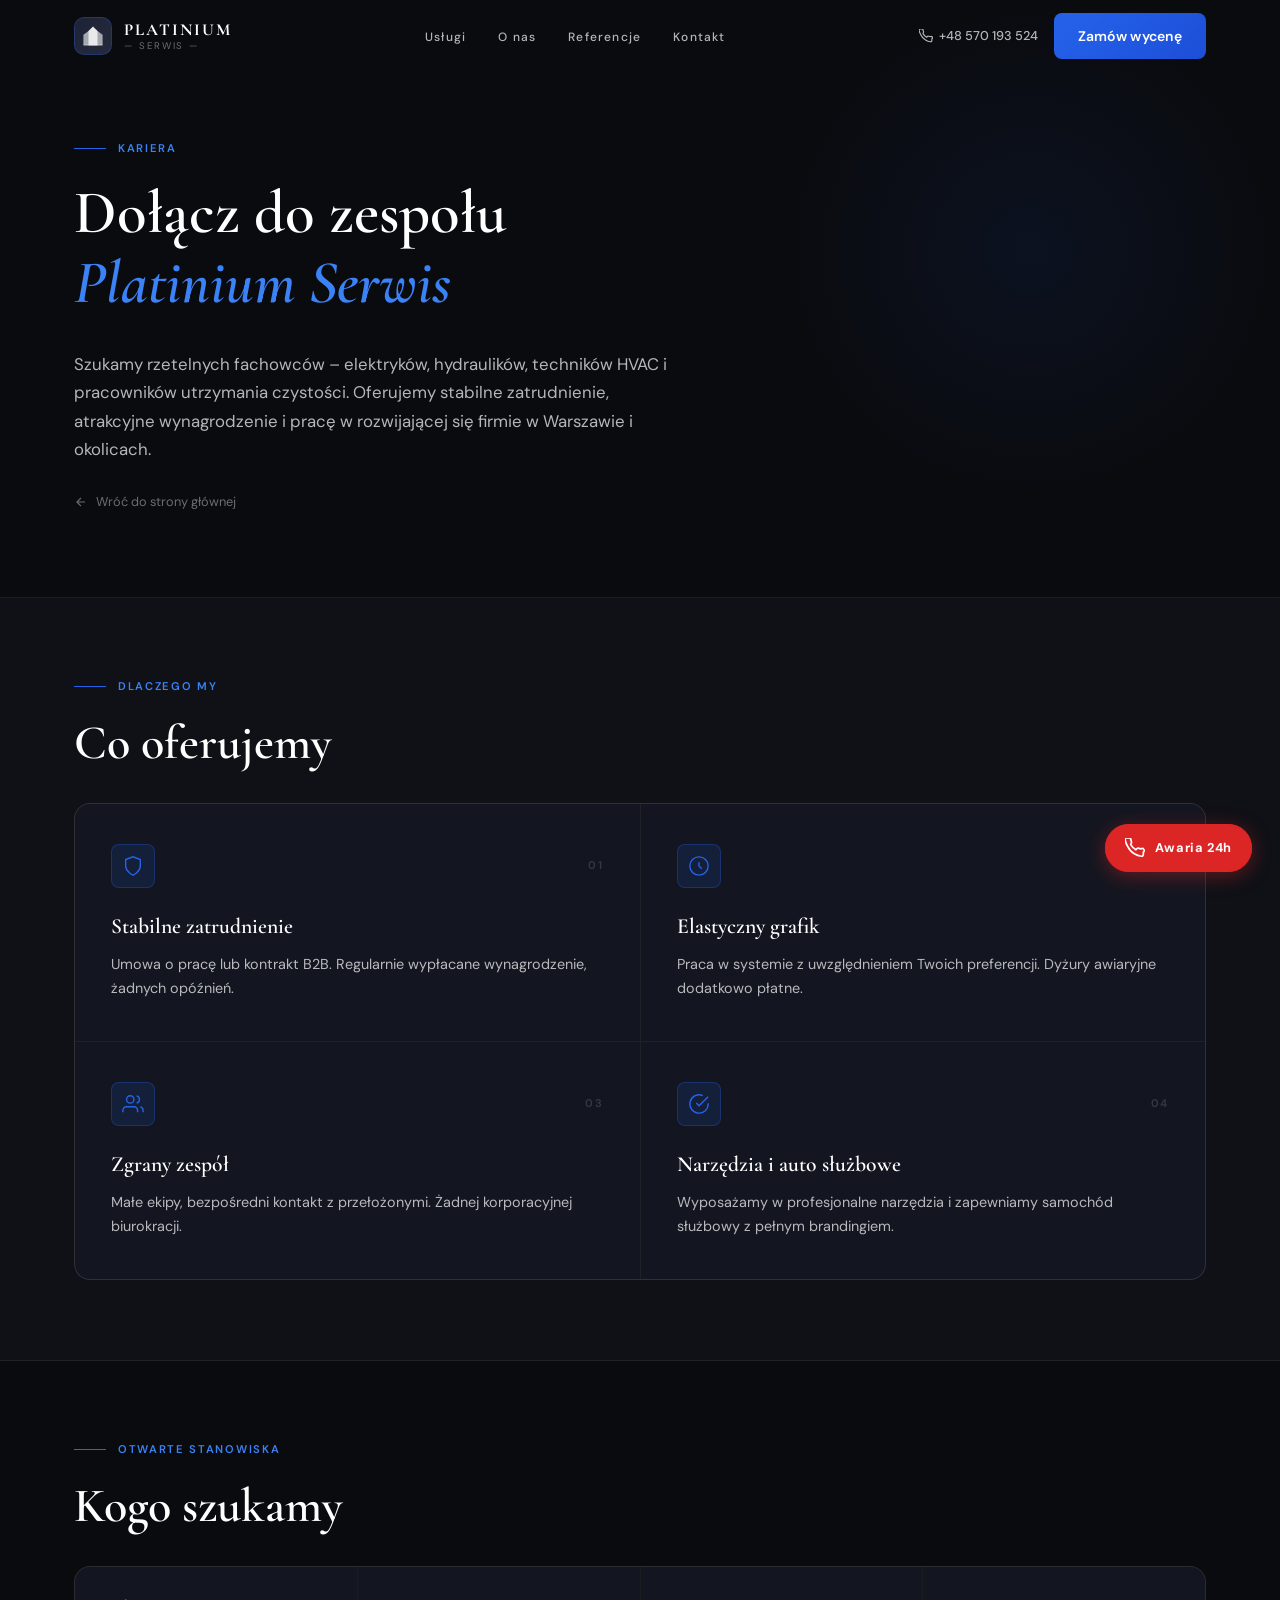
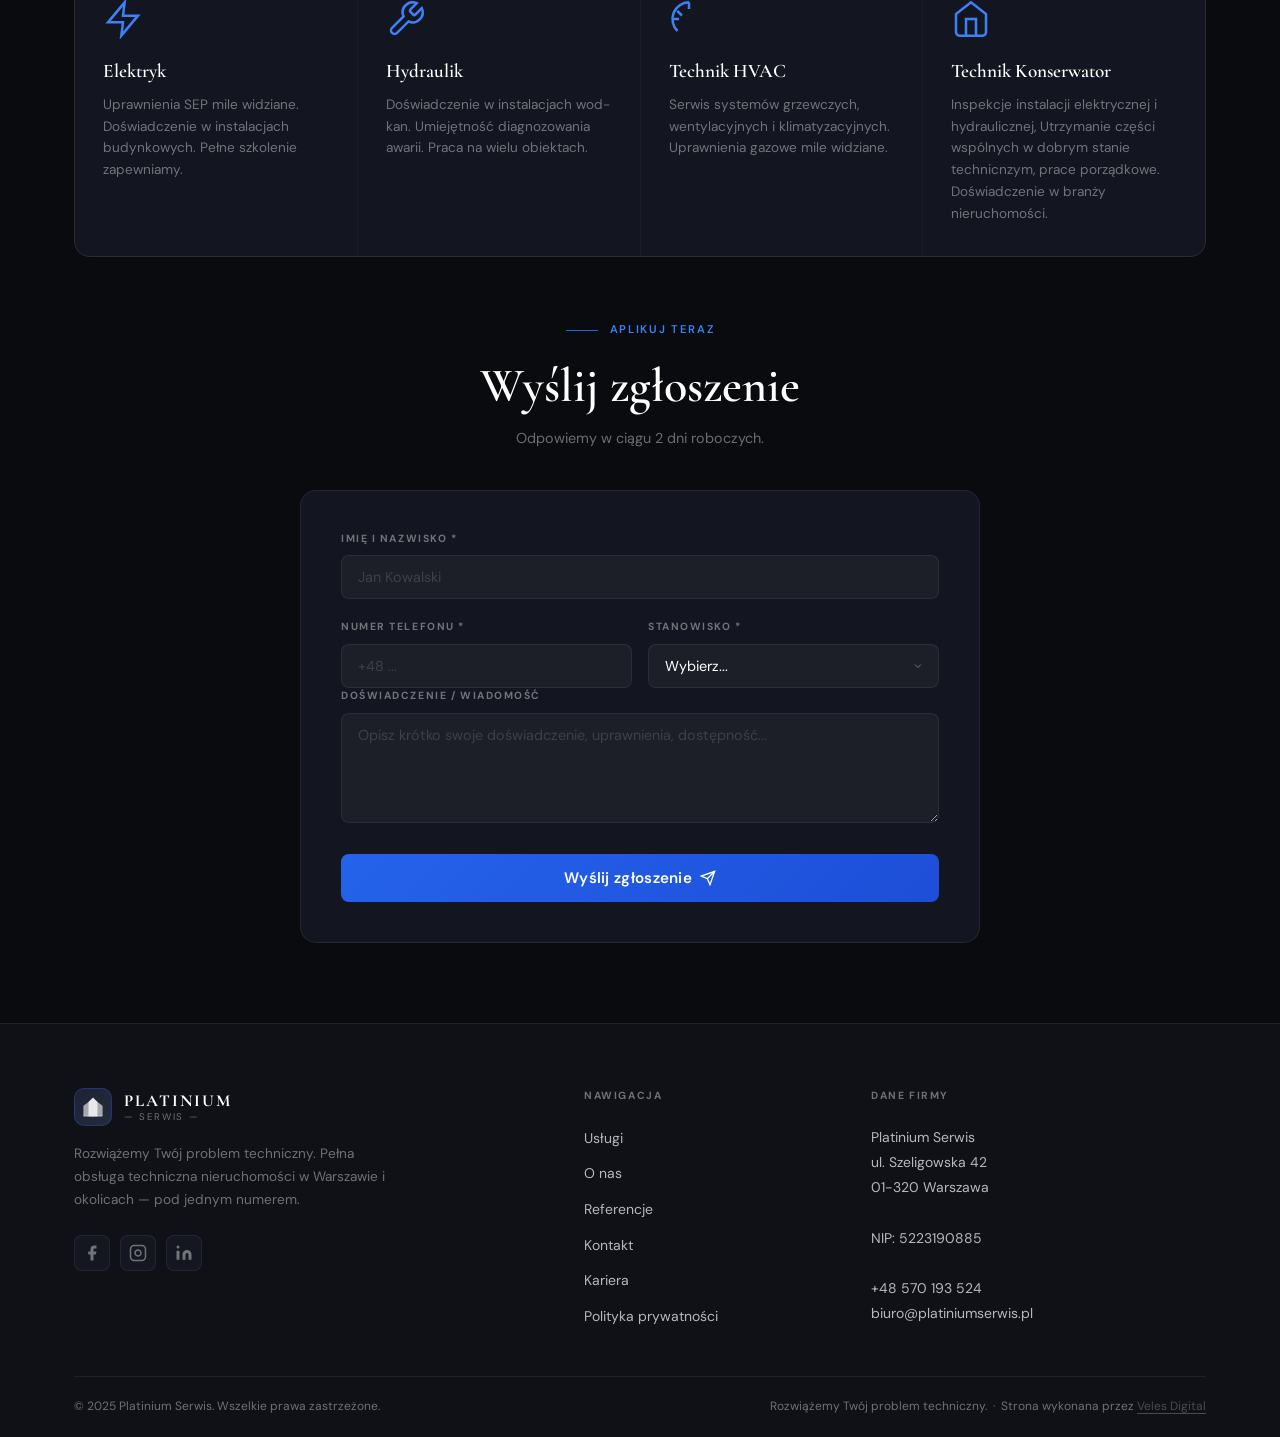
<file: platinium-serwis/kariera.html>
<!DOCTYPE html>
<html lang="pl">
<head>
<meta charset="UTF-8">
<meta name="viewport" content="width=device-width, initial-scale=1.0">
<title>Kariera – Platinium Serwis | Dołącz do zespołu</title>
<meta name="description" content="Dołącz do zespołu Platinium Serwis. Szukamy elektryków, hydraulików, techników HVAC i pracowników utrzymania. Stabilne zatrudnienie w Warszawie.">
<link rel="preconnect" href="https://fonts.googleapis.com">
<link rel="preconnect" href="https://fonts.gstatic.com" crossorigin>
<link href="https://fonts.googleapis.com/css2?family=Cormorant+Garamond:ital,wght@0,400;0,600;0,700;1,400;1,600&family=DM+Sans:wght@300;400;500;600&display=swap" rel="stylesheet">
<link rel="stylesheet" href="style.css">
</head>
<body>

<!-- NAVIGATION -->
<nav class="navbar scrolled" id="navbar">
  <div class="nav-container">
    <a href="index.html" class="nav-logo">
      <div class="logo-icon">
        <svg viewBox="0 0 40 36" fill="none" xmlns="http://www.w3.org/2000/svg">
          <path d="M20 2L28 10V34H12V10L20 2Z" fill="white" opacity="0.9"/>
          <path d="M12 10L4 16V34H12V10Z" fill="white" opacity="0.6"/>
          <path d="M28 10L36 16V34H28V10Z" fill="white" opacity="0.6"/>
          <path d="M4 32Q20 36 36 32" stroke="white" stroke-width="1" opacity="0.4" fill="none"/>
        </svg>
      </div>
      <div class="logo-text">
        <span class="logo-name">PLATINIUM</span>
        <span class="logo-sub">— SERWIS —</span>
      </div>
    </a>
    <ul class="nav-links">
      <li><a href="index.html#uslugi">Usługi</a></li>
      <li><a href="index.html#o-nas">O nas</a></li>
      <li><a href="index.html#referencje">Referencje</a></li>
      <li><a href="index.html#kontakt">Kontakt</a></li>
    </ul>
    <div class="nav-actions">
      <a href="tel:+48570193524" class="nav-phone">
        <svg width="14" height="14" viewBox="0 0 24 24" fill="none" stroke="currentColor" stroke-width="2"><path d="M22 16.92v3a2 2 0 01-2.18 2 19.79 19.79 0 01-8.63-3.07A19.5 19.5 0 013.07 9.81a19.79 19.79 0 01-3.07-8.67A2 2 0 012 0h3a2 2 0 012 1.72c.127.96.361 1.903.7 2.81a2 2 0 01-.45 2.11L6.91 7.91a16 16 0 006.18 6.18l1.27-1.27a2 2 0 012.11-.45c.907.339 1.85.573 2.81.7A2 2 0 0122 16.92z"/></svg>
        +48 570 193 524
      </a>
      <a href="index.html#kontakt" class="btn-primary">Zamów wycenę</a>
    </div>
    <button class="nav-burger" id="navBurger" aria-label="Menu">
      <span></span><span></span><span></span>
    </button>
  </div>
  <div class="nav-mobile" id="navMobile">
    <a href="index.html#uslugi">Usługi</a>
    <a href="index.html#o-nas">O nas</a>
    <a href="index.html#referencje">Referencje</a>
    <a href="index.html#kontakt">Kontakt</a>
    <a href="tel:+48570193524" class="mobile-phone">+48 570 193 524</a>
    <a href="index.html#kontakt" class="btn-primary">Zamów wycenę</a>
  </div>
</nav>

<!-- HERO -->
<section class="subpage-hero">
  <div class="container">
    <div class="section-badge"><span class="badge-line"></span>KARIERA</div>
    <h1 class="section-title" style="font-size: clamp(2.5rem, 5vw, 3.8rem); max-width: 700px;">
      Dołącz do zespołu<br><em>Platinium Serwis</em>
    </h1>
    <p style="font-size: 1.05rem; color: var(--white-70); line-height: 1.7; max-width: 600px; margin-top: 8px;">
      Szukamy rzetelnych fachowców – elektryków, hydraulików, techników HVAC i pracowników utrzymania czystości. Oferujemy stabilne zatrudnienie, atrakcyjne wynagrodzenie i pracę w rozwijającej się firmie w Warszawie i okolicach.
    </p>
    <a href="index.html" style="display: inline-flex; align-items: center; gap: 8px; margin-top: 28px; font-size: 0.8rem; color: var(--white-40); transition: var(--transition);" onmouseover="this.style.color='var(--white)'" onmouseout="this.style.color='var(--white-40)'">
      <svg width="14" height="14" viewBox="0 0 24 24" fill="none" stroke="currentColor" stroke-width="2"><path d="M19 12H5M12 19l-7-7 7-7"/></svg>
      Wróć do strony głównej
    </a>
  </div>
</section>

<!-- WHY JOIN -->
<section class="subpage-content" style="background: var(--bg-2); border-bottom: 1px solid var(--border);">
  <div class="container">
    <div class="section-badge"><span class="badge-line"></span>DLACZEGO MY</div>
    <h2 class="section-title">Co oferujemy</h2>
    <div class="why-grid" style="margin-top: 0;">
      <div class="why-card">
        <div class="why-header">
          <div class="why-icon">
            <svg viewBox="0 0 24 24" fill="none" stroke="currentColor" stroke-width="1.5"><path d="M12 22s8-4 8-10V5l-8-3-8 3v7c0 6 8 10 8 10z"/></svg>
          </div>
          <span class="why-num">01</span>
        </div>
        <h3>Stabilne zatrudnienie</h3>
        <p>Umowa o pracę lub kontrakt B2B. Regularnie wypłacane wynagrodzenie, żadnych opóźnień.</p>
      </div>
      <div class="why-card">
        <div class="why-header">
          <div class="why-icon">
            <svg viewBox="0 0 24 24" fill="none" stroke="currentColor" stroke-width="1.5"><circle cx="12" cy="12" r="10"/><path d="M12 8v4l3 3"/></svg>
          </div>
          <span class="why-num">02</span>
        </div>
        <h3>Elastyczny grafik</h3>
        <p>Praca w systemie z uwzględnieniem Twoich preferencji. Dyżury awiaryjne dodatkowo płatne.</p>
      </div>
      <div class="why-card">
        <div class="why-header">
          <div class="why-icon">
            <svg viewBox="0 0 24 24" fill="none" stroke="currentColor" stroke-width="1.5"><path d="M17 21v-2a4 4 0 00-4-4H5a4 4 0 00-4 4v2"/><circle cx="9" cy="7" r="4"/><path d="M23 21v-2a4 4 0 00-3-3.87M16 3.13a4 4 0 010 7.75"/></svg>
          </div>
          <span class="why-num">03</span>
        </div>
        <h3>Zgrany zespół</h3>
        <p>Małe ekipy, bezpośredni kontakt z przełożonymi. Żadnej korporacyjnej biurokracji.</p>
      </div>
      <div class="why-card">
        <div class="why-header">
          <div class="why-icon">
            <svg viewBox="0 0 24 24" fill="none" stroke="currentColor" stroke-width="1.5"><path d="M22 11.08V12a10 10 0 11-5.93-9.14"/><polyline points="22 4 12 14.01 9 11.01"/></svg>
          </div>
          <span class="why-num">04</span>
        </div>
        <h3>Narzędzia i auto służbowe</h3>
        <p>Wyposażamy w profesjonalne narzędzia i zapewniamy samochód służbowy z pełnym brandingiem.</p>
      </div>
    </div>
  </div>
</section>

<!-- OPEN POSITIONS -->
<section class="subpage-content" style="padding-top: 80px;">
  <div class="container">
    <div class="section-badge"><span class="badge-line"></span>OTWARTE STANOWISKA</div>
    <h2 class="section-title">Kogo szukamy</h2>
    <div class="services-grid" style="margin-bottom: 64px;">
      <div class="service-card">
        <div class="service-icon">
          <svg viewBox="0 0 24 24" fill="none" stroke="currentColor" stroke-width="1.5"><path d="M13 2L3 14h9l-1 8 10-12h-9l1-8z"/></svg>
        </div>
        <h3>Elektryk</h3>
        <p>Uprawnienia SEP mile widziane. Doświadczenie w instalacjach budynkowych. Pełne szkolenie zapewniamy.</p>
      </div>
      <div class="service-card">
        <div class="service-icon">
          <svg viewBox="0 0 24 24" fill="none" stroke="currentColor" stroke-width="1.5"><path d="M14.7 6.3a1 1 0 000 1.4l1.6 1.6a1 1 0 001.4 0l3.77-3.77a6 6 0 01-7.94 7.94l-6.91 6.91a2.12 2.12 0 01-3-3l6.91-6.91a6 6 0 017.94-7.94l-3.76 3.76z"/></svg>
        </div>
        <h3>Hydraulik</h3>
        <p>Doświadczenie w instalacjach wod-kan. Umiejętność diagnozowania awarii. Praca na wielu obiektach.</p>
      </div>
      <div class="service-card">
        <div class="service-icon">
          <svg viewBox="0 0 24 24" fill="none" stroke="currentColor" stroke-width="1.5"><path d="M12 2a10 10 0 00-6.88 17.19M12 2v4M4.93 7.07l2.83 2.83M2 12h4"/></svg>
        </div>
        <h3>Technik HVAC</h3>
        <p>Serwis systemów grzewczych, wentylacyjnych i klimatyzacyjnych. Uprawnienia gazowe mile widziane.</p>
      </div>
      <div class="service-card">
        <div class="service-icon">
          <svg viewBox="0 0 24 24" fill="none" stroke="currentColor" stroke-width="1.5"><path d="M3 9l9-7 9 7v11a2 2 0 01-2 2H5a2 2 0 01-2-2z"/><path d="M9 22V12h6v10"/></svg>
        </div>
        <h3>Technik Konserwator</h3>
        <p>Inspekcje instalacji elektrycznej i hydraulicznej, Utrzymanie części wspólnych w dobrym stanie technicnzym, prace porządkowe. Doświadczenie w branży nieruchomości.</p>
      </div>
    </div>

    <!-- APPLICATION FORM -->
    <div style="max-width: 680px; margin: 0 auto;">
      <div class="section-badge" style="justify-content: center;"><span class="badge-line"></span>APLIKUJ TERAZ</div>
      <h2 class="section-title" style="text-align: center;">Wyślij zgłoszenie</h2>
      <p style="text-align: center; color: var(--white-40); margin-top: -20px; margin-bottom: 40px; font-size: 0.9rem;">Odpowiemy w ciągu 2 dni roboczych.</p>

      <div class="contact-form-wrap">
        <form id="karieraForm" action="kariera-contact.php" method="POST">
          <div class="form-group">
            <label for="k-name">IMIĘ I NAZWISKO *</label>
            <input type="text" id="k-name" name="name" placeholder="Jan Kowalski" required>
          </div>
          <div class="form-row">
            <div class="form-group">
              <label for="k-phone">NUMER TELEFONU *</label>
              <input type="tel" id="k-phone" name="phone" placeholder="+48 ..." required>
            </div>
            <div class="form-group">
              <label for="k-stanowisko">STANOWISKO *</label>
              <select id="k-stanowisko" name="stanowisko" required>
                <option value="">Wybierz...</option>
                <option>Elektryk</option>
                <option>Hydraulik</option>
                <option>Technik HVAC</option>
                <option>Pracownik utrzymania czystości</option>
                <option>Inne</option>
              </select>
            </div>
          </div>
          <div class="form-group">
            <label for="k-message">DOŚWIADCZENIE / WIADOMOŚĆ</label>
            <textarea id="k-message" name="message" rows="4" placeholder="Opisz krótko swoje doświadczenie, uprawnienia, dostępność..."></textarea>
          </div>
          <!-- Honeypot -->
          <input type="text" name="website" style="display:none;" tabindex="-1" autocomplete="off">
          <div class="form-footer">
            <button type="submit" class="btn-primary btn-lg btn-submit" style="width: 100%; justify-content: center;">
              <span>Wyślij zgłoszenie</span>
              <svg width="16" height="16" viewBox="0 0 24 24" fill="none" stroke="currentColor" stroke-width="2"><path d="M22 2L11 13M22 2l-7 20-4-9-9-4 20-7z"/></svg>
            </button>
          </div>
          <div class="form-success" id="karieraSuccess">
            <svg width="24" height="24" viewBox="0 0 24 24" fill="none" stroke="currentColor" stroke-width="2"><path d="M22 11.08V12a10 10 0 11-5.93-9.14"/><polyline points="22 4 12 14.01 9 11.01"/></svg>
            Dziękujemy za zgłoszenie! Odezwiemy się w ciągu 2 dni roboczych.
          </div>
        </form>
      </div>
    </div>
  </div>
</section>

<!-- FOOTER -->
<footer class="footer">
  <div class="container">
    <div class="footer-grid">
      <div class="footer-brand">
        <a href="index.html" class="nav-logo footer-logo">
          <div class="logo-icon">
            <svg viewBox="0 0 40 36" fill="none"><path d="M20 2L28 10V34H12V10L20 2Z" fill="white" opacity="0.9"/><path d="M12 10L4 16V34H12V10Z" fill="white" opacity="0.6"/><path d="M28 10L36 16V34H28V10Z" fill="white" opacity="0.6"/><path d="M4 32Q20 36 36 32" stroke="white" stroke-width="1" opacity="0.4" fill="none"/></svg>
          </div>
          <div class="logo-text">
            <span class="logo-name">PLATINIUM</span>
            <span class="logo-sub">— SERWIS —</span>
          </div>
        </a>
        <p class="footer-tagline">Rozwiążemy Twój problem techniczny. Pełna obsługa techniczna nieruchomości w Warszawie i okolicach — pod jednym numerem.</p>
        <div class="footer-social">
          <a href="#" target="_blank" rel="noopener" aria-label="Facebook"><svg viewBox="0 0 24 24" fill="currentColor"><path d="M18 2h-3a5 5 0 00-5 5v3H7v4h3v8h4v-8h3l1-4h-4V7a1 1 0 011-1h3z"/></svg></a>
          <a href="#" target="_blank" rel="noopener" aria-label="Instagram"><svg viewBox="0 0 24 24" fill="none" stroke="currentColor" stroke-width="2"><rect x="2" y="2" width="20" height="20" rx="5" ry="5"/><path d="M16 11.37A4 4 0 1112.63 8 4 4 0 0116 11.37z"/><line x1="17.5" y1="6.5" x2="17.51" y2="6.5"/></svg></a>
          <a href="https://pl.linkedin.com/company/platinium-serwis" target="_blank" rel="noopener" aria-label="LinkedIn"><svg viewBox="0 0 24 24" fill="currentColor"><path d="M16 8a6 6 0 016 6v7h-4v-7a2 2 0 00-2-2 2 2 0 00-2 2v7h-4v-7a6 6 0 016-6zM2 9h4v12H2z"/><circle cx="4" cy="4" r="2"/></svg></a>
        </div>
      </div>
      <div class="footer-nav">
        <h4>NAWIGACJA</h4>
        <ul>
          <li><a href="index.html#uslugi">Usługi</a></li>
          <li><a href="index.html#o-nas">O nas</a></li>
          <li><a href="index.html#referencje">Referencje</a></li>
          <li><a href="index.html#kontakt">Kontakt</a></li>
          <li><a href="kariera.html">Kariera</a></li>
          <li><a href="polityka-prywatnosci.html">Polityka prywatności</a></li>
        </ul>
      </div>
      <div class="footer-data">
        <h4>DANE FIRMY</h4>
        <address>
          Platinium Serwis<br>ul. Szeligowska 42<br>01-320 Warszawa<br><br>
          NIP: 5223190885<br><br>
          <a href="tel:+48570193524">+48 570 193 524</a><br>
          <a href="mailto:biuro@platiniumserwis.pl">biuro@platiniumserwis.pl</a>
        </address>
      </div>
    </div>
    <div class="footer-bottom">
      <span>© 2025 Platinium Serwis. Wszelkie prawa zastrzeżone.</span>
      <span>
        Rozwiążemy Twój problem techniczny. &nbsp;·&nbsp;
        Strona wykonana przez <a href="https://velesdigital.pl" target="_blank" rel="noopener" style="color: inherit; opacity: 0.6; text-decoration: underline; text-underline-offset: 3px; transition: opacity 0.2s ease;" onmouseover="this.style.opacity='1'" onmouseout="this.style.opacity='0.6'">Veles Digital</a>
      </span>
    </div>
  </div>
</footer>

<a href="tel:+48570193524" class="emergency-btn" aria-label="Awaria 24h">
  <span class="emergency-pulse"></span>
  <svg width="20" height="20" viewBox="0 0 24 24" fill="none" stroke="currentColor" stroke-width="2"><path d="M22 16.92v3a2 2 0 01-2.18 2 19.79 19.79 0 01-8.63-3.07A19.5 19.5 0 013.07 9.81a19.79 19.79 0 01-3.07-8.67A2 2 0 012 0h3a2 2 0 012 1.72c.127.96.361 1.903.7 2.81a2 2 0 01-.45 2.11L6.91 7.91a16 16 0 006.18 6.18l1.27-1.27a2 2 0 012.11-.45c.907.339 1.85.573 2.81.7A2 2 0 0122 16.92z"/></svg>
  <span>Awaria 24h</span>
</a>

<script src="script.js"></script>
</body>
</html>
</file>
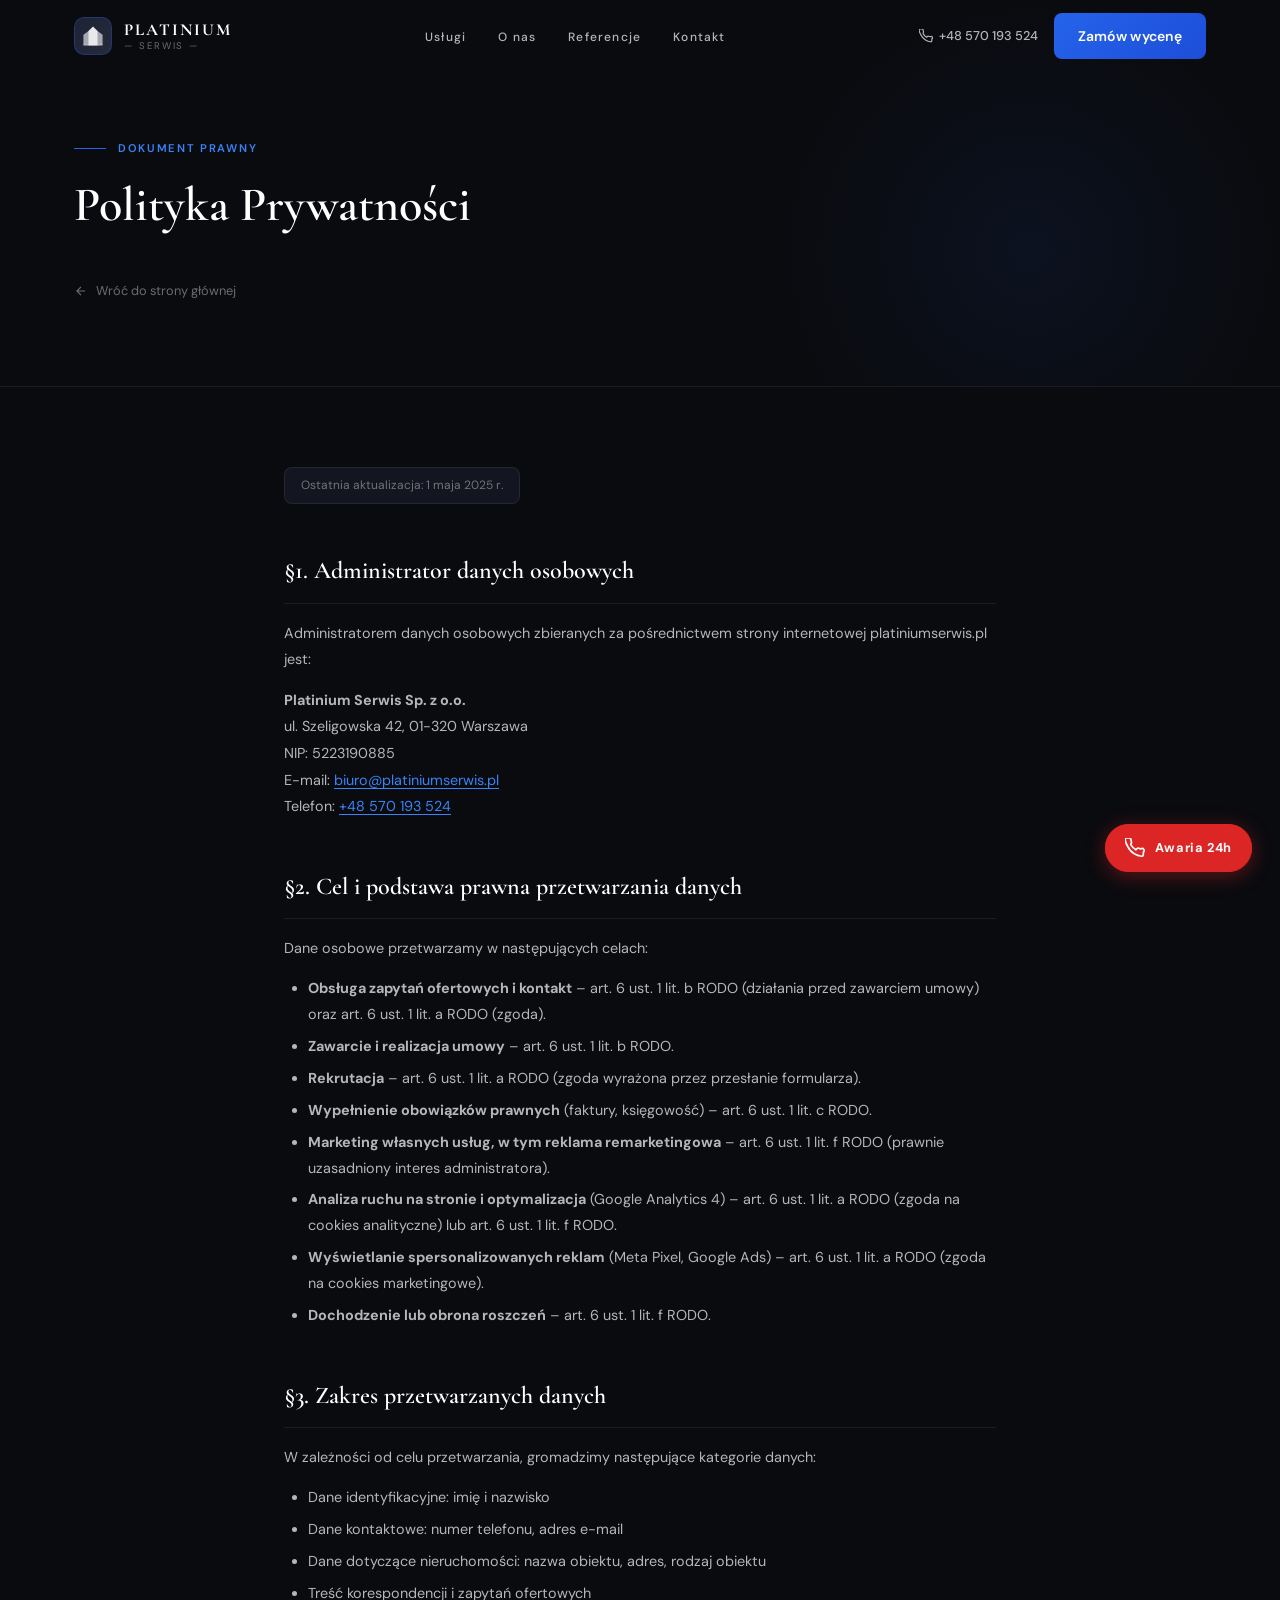
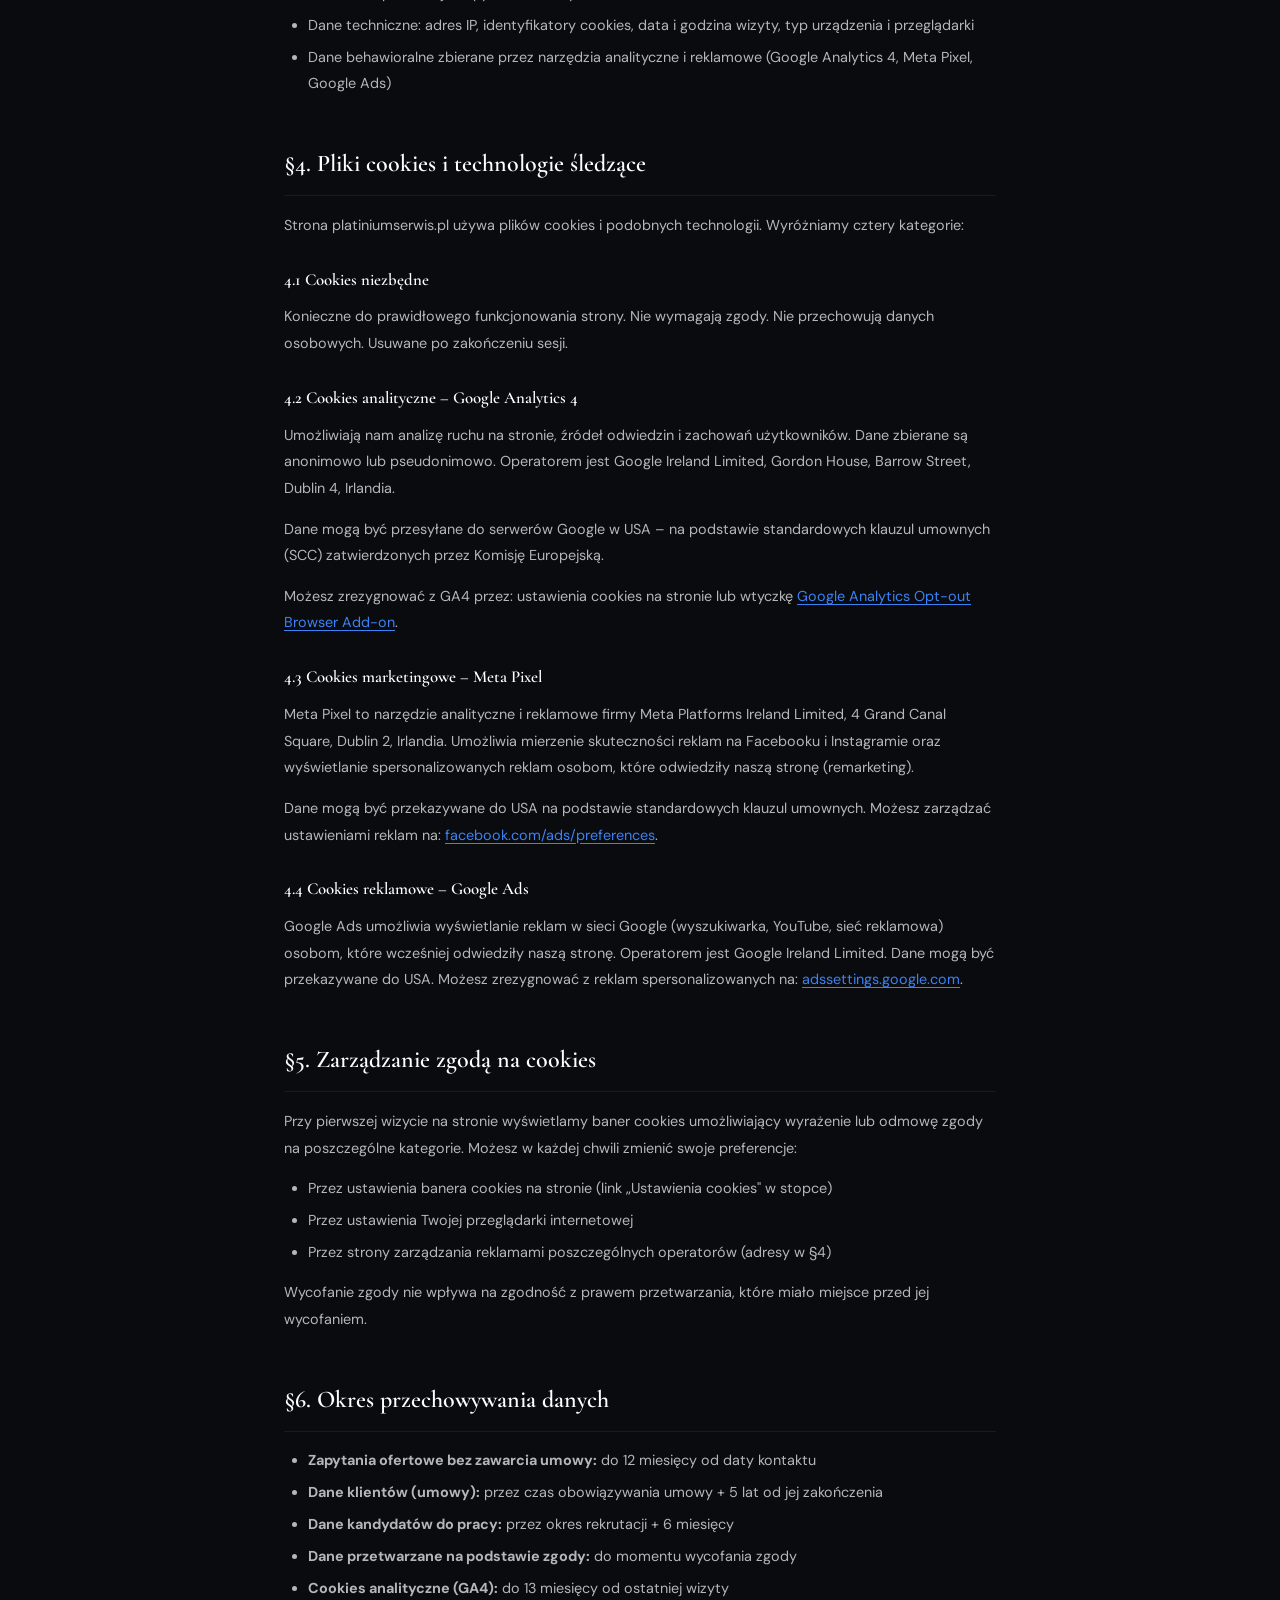
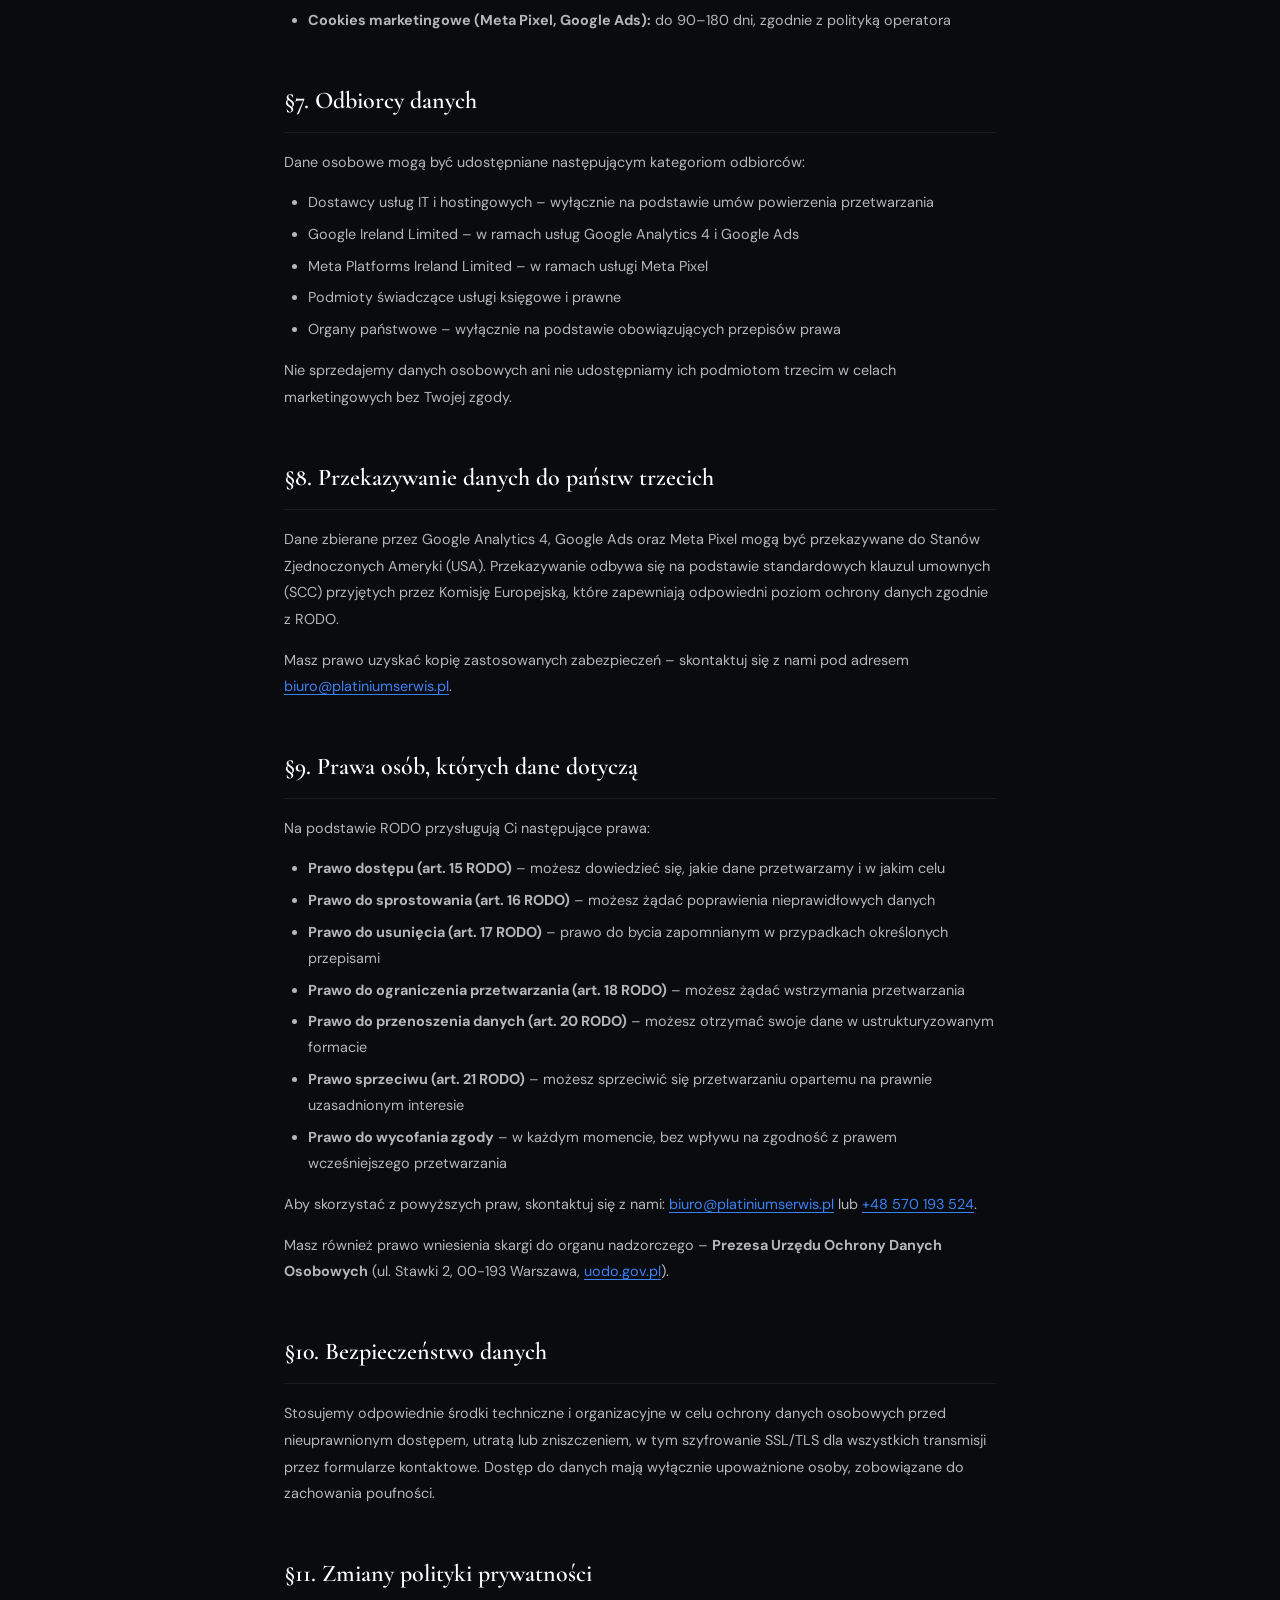
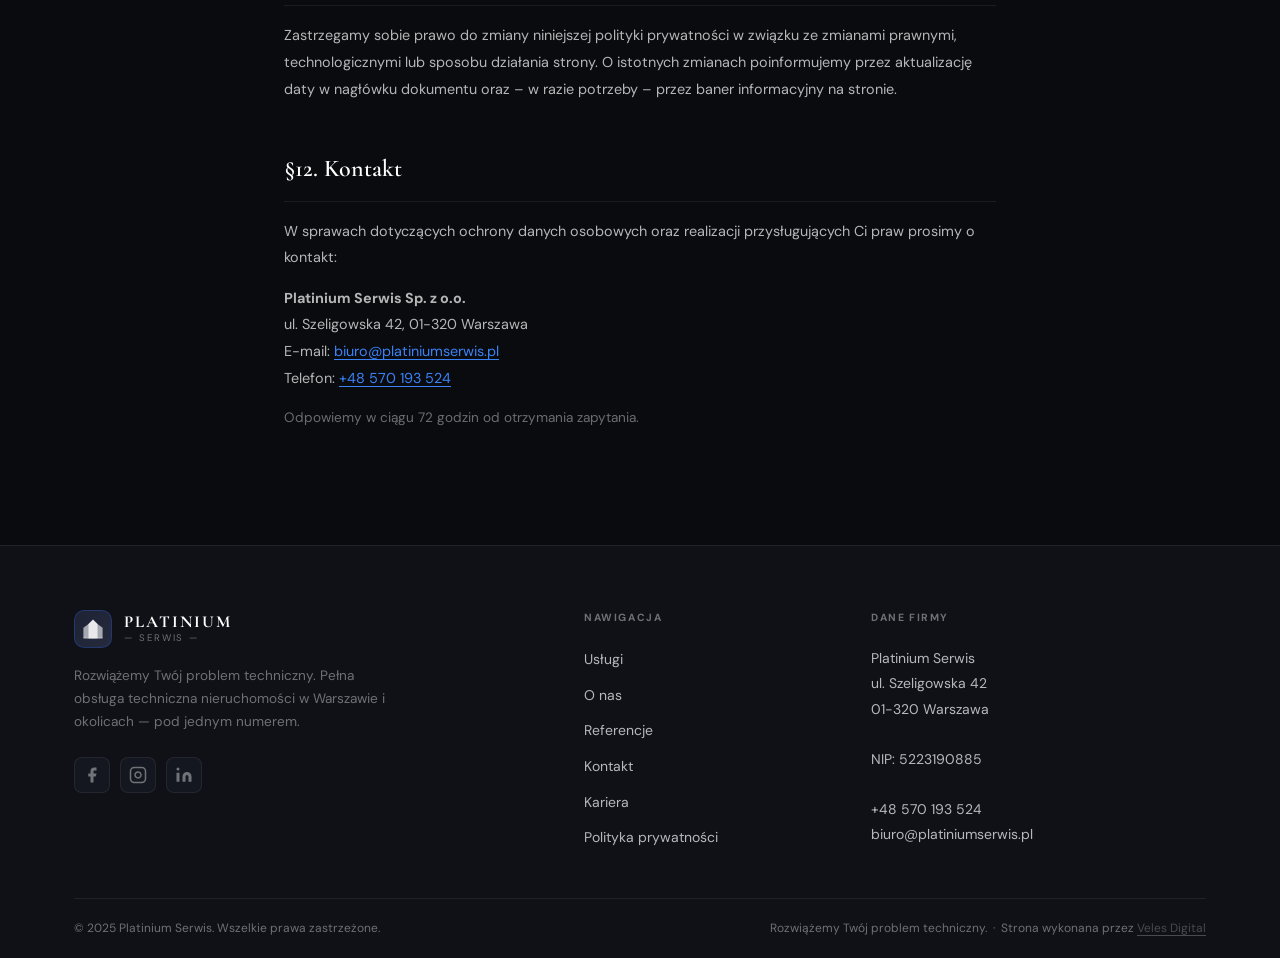
<file: platinium-serwis/polityka-prywatnosci.html>
<!DOCTYPE html>
<html lang="pl">
<head>
<meta charset="UTF-8">
<meta name="viewport" content="width=device-width, initial-scale=1.0">
<title>Polityka Prywatności – Platinium Serwis</title>
<meta name="description" content="Polityka prywatności Platinium Serwis. Informacje o przetwarzaniu danych osobowych zgodnie z RODO.">
<link rel="preconnect" href="https://fonts.googleapis.com">
<link rel="preconnect" href="https://fonts.gstatic.com" crossorigin>
<link href="https://fonts.googleapis.com/css2?family=Cormorant+Garamond:ital,wght@0,400;0,600;0,700;1,400;1,600&family=DM+Sans:wght@300;400;500;600&display=swap" rel="stylesheet">
<link rel="stylesheet" href="style.css">
<style>
  .policy-content {
    max-width: 760px;
    margin: 0 auto;
    padding: 80px 24px 100px;
  }
  .policy-content h2 {
    font-family: var(--font-display);
    font-size: 1.5rem;
    font-weight: 600;
    color: var(--white);
    margin: 48px 0 16px;
    padding-bottom: 12px;
    border-bottom: 1px solid var(--border);
  }
  .policy-content h2:first-of-type { margin-top: 0; }
  .policy-content p {
    font-size: 0.9rem;
    color: var(--white-70);
    line-height: 1.85;
    margin-bottom: 14px;
  }
  .policy-content ul {
    list-style: disc;
    padding-left: 24px;
    margin-bottom: 14px;
  }
  .policy-content ul li {
    font-size: 0.9rem;
    color: var(--white-70);
    line-height: 1.8;
    margin-bottom: 6px;
  }
  .policy-content a {
    color: var(--blue-light);
    text-decoration: underline;
    text-underline-offset: 3px;
    transition: var(--transition);
  }
  .policy-content a:hover { color: var(--white); }
  .policy-meta {
    display: inline-block;
    font-size: 0.75rem;
    color: var(--white-40);
    margin-bottom: 48px;
    padding: 8px 16px;
    background: var(--bg-card);
    border: 1px solid var(--border);
    border-radius: var(--radius-sm);
  }
</style>
</head>
<body>

<!-- NAVIGATION -->
<nav class="navbar scrolled" id="navbar">
  <div class="nav-container">
    <a href="index.html" class="nav-logo">
      <div class="logo-icon">
        <svg viewBox="0 0 40 36" fill="none" xmlns="http://www.w3.org/2000/svg">
          <path d="M20 2L28 10V34H12V10L20 2Z" fill="white" opacity="0.9"/>
          <path d="M12 10L4 16V34H12V10Z" fill="white" opacity="0.6"/>
          <path d="M28 10L36 16V34H28V10Z" fill="white" opacity="0.6"/>
          <path d="M4 32Q20 36 36 32" stroke="white" stroke-width="1" opacity="0.4" fill="none"/>
        </svg>
      </div>
      <div class="logo-text">
        <span class="logo-name">PLATINIUM</span>
        <span class="logo-sub">— SERWIS —</span>
      </div>
    </a>
    <ul class="nav-links">
      <li><a href="index.html#uslugi">Usługi</a></li>
      <li><a href="index.html#o-nas">O nas</a></li>
      <li><a href="index.html#referencje">Referencje</a></li>
      <li><a href="index.html#kontakt">Kontakt</a></li>
    </ul>
    <div class="nav-actions">
      <a href="tel:+48570193524" class="nav-phone">
        <svg width="14" height="14" viewBox="0 0 24 24" fill="none" stroke="currentColor" stroke-width="2"><path d="M22 16.92v3a2 2 0 01-2.18 2 19.79 19.79 0 01-8.63-3.07A19.5 19.5 0 013.07 9.81a19.79 19.79 0 01-3.07-8.67A2 2 0 012 0h3a2 2 0 012 1.72c.127.96.361 1.903.7 2.81a2 2 0 01-.45 2.11L6.91 7.91a16 16 0 006.18 6.18l1.27-1.27a2 2 0 012.11-.45c.907.339 1.85.573 2.81.7A2 2 0 0122 16.92z"/></svg>
        +48 570 193 524
      </a>
      <a href="index.html#kontakt" class="btn-primary">Zamów wycenę</a>
    </div>
    <button class="nav-burger" id="navBurger" aria-label="Menu">
      <span></span><span></span><span></span>
    </button>
  </div>
  <div class="nav-mobile" id="navMobile">
    <a href="index.html#uslugi">Usługi</a>
    <a href="index.html#o-nas">O nas</a>
    <a href="index.html#referencje">Referencje</a>
    <a href="index.html#kontakt">Kontakt</a>
    <a href="tel:+48570193524" class="mobile-phone">+48 570 193 524</a>
    <a href="index.html#kontakt" class="btn-primary">Zamów wycenę</a>
  </div>
</nav>

<!-- HERO -->
<section class="subpage-hero">
  <div class="container">
    <div class="section-badge"><span class="badge-line"></span>DOKUMENT PRAWNY</div>
    <h1 class="section-title" style="font-size: clamp(2rem, 4vw, 3rem);">Polityka Prywatności</h1>
    <a href="index.html" style="display: inline-flex; align-items: center; gap: 8px; margin-top: 16px; font-size: 0.8rem; color: var(--white-40); transition: var(--transition);" onmouseover="this.style.color='var(--white)'" onmouseout="this.style.color='var(--white-40)'">
      <svg width="14" height="14" viewBox="0 0 24 24" fill="none" stroke="currentColor" stroke-width="2"><path d="M19 12H5M12 19l-7-7 7-7"/></svg>
      Wróć do strony głównej
    </a>
  </div>
</section>

<!-- CONTENT -->
<section style="background: var(--bg); padding-top: 0;">
  <div class="policy-content">
    <span class="policy-meta">Ostatnia aktualizacja: 1 maja 2025 r.</span>

    <h2>§1. Administrator danych osobowych</h2>
    <p>Administratorem danych osobowych zbieranych za pośrednictwem strony internetowej platiniumserwis.pl jest:</p>
    <p>
      <strong>Platinium Serwis Sp. z o.o.</strong><br>
      ul. Szeligowska 42, 01-320 Warszawa<br>
      NIP: 5223190885<br>
      E-mail: <a href="mailto:biuro@platiniumserwis.pl">biuro@platiniumserwis.pl</a><br>
      Telefon: <a href="tel:+48570193524">+48 570 193 524</a>
    </p>

    <h2>§2. Cel i podstawa prawna przetwarzania danych</h2>
    <p>Dane osobowe przetwarzamy w następujących celach:</p>
    <ul>
      <li><strong>Obsługa zapytań ofertowych i kontakt</strong> – art. 6 ust. 1 lit. b RODO (działania przed zawarciem umowy) oraz art. 6 ust. 1 lit. a RODO (zgoda).</li>
      <li><strong>Zawarcie i realizacja umowy</strong> – art. 6 ust. 1 lit. b RODO.</li>
      <li><strong>Rekrutacja</strong> – art. 6 ust. 1 lit. a RODO (zgoda wyrażona przez przesłanie formularza).</li>
      <li><strong>Wypełnienie obowiązków prawnych</strong> (faktury, księgowość) – art. 6 ust. 1 lit. c RODO.</li>
      <li><strong>Marketing własnych usług, w tym reklama remarketingowa</strong> – art. 6 ust. 1 lit. f RODO (prawnie uzasadniony interes administratora).</li>
      <li><strong>Analiza ruchu na stronie i optymalizacja</strong> (Google Analytics 4) – art. 6 ust. 1 lit. a RODO (zgoda na cookies analityczne) lub art. 6 ust. 1 lit. f RODO.</li>
      <li><strong>Wyświetlanie spersonalizowanych reklam</strong> (Meta Pixel, Google Ads) – art. 6 ust. 1 lit. a RODO (zgoda na cookies marketingowe).</li>
      <li><strong>Dochodzenie lub obrona roszczeń</strong> – art. 6 ust. 1 lit. f RODO.</li>
    </ul>

    <h2>§3. Zakres przetwarzanych danych</h2>
    <p>W zależności od celu przetwarzania, gromadzimy następujące kategorie danych:</p>
    <ul>
      <li>Dane identyfikacyjne: imię i nazwisko</li>
      <li>Dane kontaktowe: numer telefonu, adres e-mail</li>
      <li>Dane dotyczące nieruchomości: nazwa obiektu, adres, rodzaj obiektu</li>
      <li>Treść korespondencji i zapytań ofertowych</li>
      <li>Dane techniczne: adres IP, identyfikatory cookies, data i godzina wizyty, typ urządzenia i przeglądarki</li>
      <li>Dane behawioralne zbierane przez narzędzia analityczne i reklamowe (Google Analytics 4, Meta Pixel, Google Ads)</li>
    </ul>

    <h2>§4. Pliki cookies i technologie śledzące</h2>
    <p>Strona platiniumserwis.pl używa plików cookies i podobnych technologii. Wyróżniamy cztery kategorie:</p>

    <h3 style="font-family: var(--font-display); font-size: 1.05rem; font-weight: 600; color: var(--white); margin: 28px 0 10px;">4.1 Cookies niezbędne</h3>
    <p>Konieczne do prawidłowego funkcjonowania strony. Nie wymagają zgody. Nie przechowują danych osobowych. Usuwane po zakończeniu sesji.</p>

    <h3 style="font-family: var(--font-display); font-size: 1.05rem; font-weight: 600; color: var(--white); margin: 28px 0 10px;">4.2 Cookies analityczne – Google Analytics 4</h3>
    <p>Umożliwiają nam analizę ruchu na stronie, źródeł odwiedzin i zachowań użytkowników. Dane zbierane są anonimowo lub pseudonimowo. Operatorem jest Google Ireland Limited, Gordon House, Barrow Street, Dublin 4, Irlandia.</p>
    <p>Dane mogą być przesyłane do serwerów Google w USA – na podstawie standardowych klauzul umownych (SCC) zatwierdzonych przez Komisję Europejską.</p>
    <p>Możesz zrezygnować z GA4 przez: ustawienia cookies na stronie lub wtyczkę <a href="https://tools.google.com/dlpage/gaoptout" target="_blank" rel="noopener">Google Analytics Opt-out Browser Add-on</a>.</p>

    <h3 style="font-family: var(--font-display); font-size: 1.05rem; font-weight: 600; color: var(--white); margin: 28px 0 10px;">4.3 Cookies marketingowe – Meta Pixel</h3>
    <p>Meta Pixel to narzędzie analityczne i reklamowe firmy Meta Platforms Ireland Limited, 4 Grand Canal Square, Dublin 2, Irlandia. Umożliwia mierzenie skuteczności reklam na Facebooku i Instagramie oraz wyświetlanie spersonalizowanych reklam osobom, które odwiedziły naszą stronę (remarketing).</p>
    <p>Dane mogą być przekazywane do USA na podstawie standardowych klauzul umownych. Możesz zarządzać ustawieniami reklam na: <a href="https://www.facebook.com/ads/preferences" target="_blank" rel="noopener">facebook.com/ads/preferences</a>.</p>

    <h3 style="font-family: var(--font-display); font-size: 1.05rem; font-weight: 600; color: var(--white); margin: 28px 0 10px;">4.4 Cookies reklamowe – Google Ads</h3>
    <p>Google Ads umożliwia wyświetlanie reklam w sieci Google (wyszukiwarka, YouTube, sieć reklamowa) osobom, które wcześniej odwiedziły naszą stronę. Operatorem jest Google Ireland Limited. Dane mogą być przekazywane do USA. Możesz zrezygnować z reklam spersonalizowanych na: <a href="https://adssettings.google.com" target="_blank" rel="noopener">adssettings.google.com</a>.</p>

    <h2>§5. Zarządzanie zgodą na cookies</h2>
    <p>Przy pierwszej wizycie na stronie wyświetlamy baner cookies umożliwiający wyrażenie lub odmowę zgody na poszczególne kategorie. Możesz w każdej chwili zmienić swoje preferencje:</p>
    <ul>
      <li>Przez ustawienia banera cookies na stronie (link „Ustawienia cookies" w stopce)</li>
      <li>Przez ustawienia Twojej przeglądarki internetowej</li>
      <li>Przez strony zarządzania reklamami poszczególnych operatorów (adresy w §4)</li>
    </ul>
    <p>Wycofanie zgody nie wpływa na zgodność z prawem przetwarzania, które miało miejsce przed jej wycofaniem.</p>

    <h2>§6. Okres przechowywania danych</h2>
    <ul>
      <li><strong>Zapytania ofertowe bez zawarcia umowy:</strong> do 12 miesięcy od daty kontaktu</li>
      <li><strong>Dane klientów (umowy):</strong> przez czas obowiązywania umowy + 5 lat od jej zakończenia</li>
      <li><strong>Dane kandydatów do pracy:</strong> przez okres rekrutacji + 6 miesięcy</li>
      <li><strong>Dane przetwarzane na podstawie zgody:</strong> do momentu wycofania zgody</li>
      <li><strong>Cookies analityczne (GA4):</strong> do 13 miesięcy od ostatniej wizyty</li>
      <li><strong>Cookies marketingowe (Meta Pixel, Google Ads):</strong> do 90–180 dni, zgodnie z polityką operatora</li>
    </ul>

    <h2>§7. Odbiorcy danych</h2>
    <p>Dane osobowe mogą być udostępniane następującym kategoriom odbiorców:</p>
    <ul>
      <li>Dostawcy usług IT i hostingowych – wyłącznie na podstawie umów powierzenia przetwarzania</li>
      <li>Google Ireland Limited – w ramach usług Google Analytics 4 i Google Ads</li>
      <li>Meta Platforms Ireland Limited – w ramach usługi Meta Pixel</li>
      <li>Podmioty świadczące usługi księgowe i prawne</li>
      <li>Organy państwowe – wyłącznie na podstawie obowiązujących przepisów prawa</li>
    </ul>
    <p>Nie sprzedajemy danych osobowych ani nie udostępniamy ich podmiotom trzecim w celach marketingowych bez Twojej zgody.</p>

    <h2>§8. Przekazywanie danych do państw trzecich</h2>
    <p>Dane zbierane przez Google Analytics 4, Google Ads oraz Meta Pixel mogą być przekazywane do Stanów Zjednoczonych Ameryki (USA). Przekazywanie odbywa się na podstawie standardowych klauzul umownych (SCC) przyjętych przez Komisję Europejską, które zapewniają odpowiedni poziom ochrony danych zgodnie z RODO.</p>
    <p>Masz prawo uzyskać kopię zastosowanych zabezpieczeń – skontaktuj się z nami pod adresem <a href="mailto:biuro@platiniumserwis.pl">biuro@platiniumserwis.pl</a>.</p>

    <h2>§9. Prawa osób, których dane dotyczą</h2>
    <p>Na podstawie RODO przysługują Ci następujące prawa:</p>
    <ul>
      <li><strong>Prawo dostępu (art. 15 RODO)</strong> – możesz dowiedzieć się, jakie dane przetwarzamy i w jakim celu</li>
      <li><strong>Prawo do sprostowania (art. 16 RODO)</strong> – możesz żądać poprawienia nieprawidłowych danych</li>
      <li><strong>Prawo do usunięcia (art. 17 RODO)</strong> – prawo do bycia zapomnianym w przypadkach określonych przepisami</li>
      <li><strong>Prawo do ograniczenia przetwarzania (art. 18 RODO)</strong> – możesz żądać wstrzymania przetwarzania</li>
      <li><strong>Prawo do przenoszenia danych (art. 20 RODO)</strong> – możesz otrzymać swoje dane w ustrukturyzowanym formacie</li>
      <li><strong>Prawo sprzeciwu (art. 21 RODO)</strong> – możesz sprzeciwić się przetwarzaniu opartemu na prawnie uzasadnionym interesie</li>
      <li><strong>Prawo do wycofania zgody</strong> – w każdym momencie, bez wpływu na zgodność z prawem wcześniejszego przetwarzania</li>
    </ul>
    <p>Aby skorzystać z powyższych praw, skontaktuj się z nami: <a href="mailto:biuro@platiniumserwis.pl">biuro@platiniumserwis.pl</a> lub <a href="tel:+48570193524">+48 570 193 524</a>.</p>
    <p>Masz również prawo wniesienia skargi do organu nadzorczego – <strong>Prezesa Urzędu Ochrony Danych Osobowych</strong> (ul. Stawki 2, 00-193 Warszawa, <a href="https://uodo.gov.pl" target="_blank" rel="noopener">uodo.gov.pl</a>).</p>

    <h2>§10. Bezpieczeństwo danych</h2>
    <p>Stosujemy odpowiednie środki techniczne i organizacyjne w celu ochrony danych osobowych przed nieuprawnionym dostępem, utratą lub zniszczeniem, w tym szyfrowanie SSL/TLS dla wszystkich transmisji przez formularze kontaktowe. Dostęp do danych mają wyłącznie upoważnione osoby, zobowiązane do zachowania poufności.</p>

    <h2>§11. Zmiany polityki prywatności</h2>
    <p>Zastrzegamy sobie prawo do zmiany niniejszej polityki prywatności w związku ze zmianami prawnymi, technologicznymi lub sposobu działania strony. O istotnych zmianach poinformujemy przez aktualizację daty w nagłówku dokumentu oraz – w razie potrzeby – przez baner informacyjny na stronie.</p>

    <h2>§12. Kontakt</h2>
    <p>W sprawach dotyczących ochrony danych osobowych oraz realizacji przysługujących Ci praw prosimy o kontakt:</p>
    <p>
      <strong>Platinium Serwis Sp. z o.o.</strong><br>
      ul. Szeligowska 42, 01-320 Warszawa<br>
      E-mail: <a href="mailto:biuro@platiniumserwis.pl">biuro@platiniumserwis.pl</a><br>
      Telefon: <a href="tel:+48570193524">+48 570 193 524</a>
    </p>
    <p style="color: var(--white-40); font-size: 0.85rem;">Odpowiemy w ciągu 72 godzin od otrzymania zapytania.</p>
  </div>
</section>

<!-- FOOTER -->
<footer class="footer">
  <div class="container">
    <div class="footer-grid">
      <div class="footer-brand">
        <a href="index.html" class="nav-logo footer-logo">
          <div class="logo-icon">
            <svg viewBox="0 0 40 36" fill="none"><path d="M20 2L28 10V34H12V10L20 2Z" fill="white" opacity="0.9"/><path d="M12 10L4 16V34H12V10Z" fill="white" opacity="0.6"/><path d="M28 10L36 16V34H28V10Z" fill="white" opacity="0.6"/><path d="M4 32Q20 36 36 32" stroke="white" stroke-width="1" opacity="0.4" fill="none"/></svg>
          </div>
          <div class="logo-text">
            <span class="logo-name">PLATINIUM</span>
            <span class="logo-sub">— SERWIS —</span>
          </div>
        </a>
        <p class="footer-tagline">Rozwiążemy Twój problem techniczny. Pełna obsługa techniczna nieruchomości w Warszawie i okolicach — pod jednym numerem.</p>
        <div class="footer-social">
          <a href="#" target="_blank" rel="noopener" aria-label="Facebook"><svg viewBox="0 0 24 24" fill="currentColor"><path d="M18 2h-3a5 5 0 00-5 5v3H7v4h3v8h4v-8h3l1-4h-4V7a1 1 0 011-1h3z"/></svg></a>
          <a href="#" target="_blank" rel="noopener" aria-label="Instagram"><svg viewBox="0 0 24 24" fill="none" stroke="currentColor" stroke-width="2"><rect x="2" y="2" width="20" height="20" rx="5" ry="5"/><path d="M16 11.37A4 4 0 1112.63 8 4 4 0 0116 11.37z"/><line x1="17.5" y1="6.5" x2="17.51" y2="6.5"/></svg></a>
          <a href="https://pl.linkedin.com/company/platinium-serwis" target="_blank" rel="noopener" aria-label="LinkedIn"><svg viewBox="0 0 24 24" fill="currentColor"><path d="M16 8a6 6 0 016 6v7h-4v-7a2 2 0 00-2-2 2 2 0 00-2 2v7h-4v-7a6 6 0 016-6zM2 9h4v12H2z"/><circle cx="4" cy="4" r="2"/></svg></a>
        </div>
      </div>
      <div class="footer-nav">
        <h4>NAWIGACJA</h4>
        <ul>
          <li><a href="index.html#uslugi">Usługi</a></li>
          <li><a href="index.html#o-nas">O nas</a></li>
          <li><a href="index.html#referencje">Referencje</a></li>
          <li><a href="index.html#kontakt">Kontakt</a></li>
          <li><a href="kariera.html">Kariera</a></li>
          <li><a href="polityka-prywatnosci.html">Polityka prywatności</a></li>
        </ul>
      </div>
      <div class="footer-data">
        <h4>DANE FIRMY</h4>
        <address>
          Platinium Serwis<br>ul. Szeligowska 42<br>01-320 Warszawa<br><br>
          NIP: 5223190885<br><br>
          <a href="tel:+48570193524">+48 570 193 524</a><br>
          <a href="mailto:biuro@platiniumserwis.pl">biuro@platiniumserwis.pl</a>
        </address>
      </div>
    </div>
    <div class="footer-bottom">
      <span>© 2025 Platinium Serwis. Wszelkie prawa zastrzeżone.</span>
      <span>
        Rozwiążemy Twój problem techniczny. &nbsp;·&nbsp;
        Strona wykonana przez <a href="https://velesdigital.pl" target="_blank" rel="noopener" style="color: inherit; opacity: 0.6; text-decoration: underline; text-underline-offset: 3px; transition: opacity 0.2s ease;" onmouseover="this.style.opacity='1'" onmouseout="this.style.opacity='0.6'">Veles Digital</a>
      </span>
    </div>
  </div>
</footer>

<a href="tel:+48570193524" class="emergency-btn" aria-label="Awaria 24h">
  <span class="emergency-pulse"></span>
  <svg width="20" height="20" viewBox="0 0 24 24" fill="none" stroke="currentColor" stroke-width="2"><path d="M22 16.92v3a2 2 0 01-2.18 2 19.79 19.79 0 01-8.63-3.07A19.5 19.5 0 013.07 9.81a19.79 19.79 0 01-3.07-8.67A2 2 0 012 0h3a2 2 0 012 1.72c.127.96.361 1.903.7 2.81a2 2 0 01-.45 2.11L6.91 7.91a16 16 0 006.18 6.18l1.27-1.27a2 2 0 012.11-.45c.907.339 1.85.573 2.81.7A2 2 0 0122 16.92z"/></svg>
  <span>Awaria 24h</span>
</a>

<script src="script.js"></script>
</body>
</html>
</file>
<file: platinium-serwis/style.css>
/* ============================================
   PLATINIUM SERWIS – Main Stylesheet
   ============================================ */

:root {
  --blue: #2563EB;
  --blue-light: #3B82F6;
  --blue-dark: #1D4ED8;
  --bg: #0a0b0f;
  --bg-2: #0f1117;
  --bg-3: #141720;
  --bg-card: #131620;
  --bg-card-hover: #181b28;
  --border: rgba(255,255,255,0.07);
  --border-blue: rgba(37,99,235,0.3);
  --white: #ffffff;
  --white-70: rgba(255,255,255,0.7);
  --white-40: rgba(255,255,255,0.4);
  --white-15: rgba(255,255,255,0.15);
  --white-07: rgba(255,255,255,0.07);
  --font-display: 'Cormorant Garamond', Georgia, serif;
  --font-body: 'DM Sans', system-ui, sans-serif;
  --radius: 12px;
  --radius-sm: 8px;
  --radius-lg: 16px;
  --transition: 0.25s cubic-bezier(0.4, 0, 0.2, 1);
}

*, *::before, *::after { box-sizing: border-box; margin: 0; padding: 0; }

html { scroll-behavior: smooth; font-size: 16px; overflow-x: hidden; }

body {
  font-family: var(--font-body);
  background: var(--bg);
  color: var(--white);
  line-height: 1.6;
  overflow-x: hidden;
  max-width: 100vw;
  -webkit-font-smoothing: antialiased;
}

img { max-width: 100%; display: block; }
a { text-decoration: none; color: inherit; }
ul { list-style: none; }
address { font-style: normal; }

.container {
  max-width: 1180px;
  margin: 0 auto;
  padding: 0 24px;
}

.section { padding: 100px 0; }

/* ============================================
   BUTTONS
   ============================================ */

.btn-primary {
  display: inline-flex;
  align-items: center;
  gap: 8px;
  background: linear-gradient(135deg, var(--blue) 0%, var(--blue-dark) 100%);
  color: var(--white);
  padding: 12px 24px;
  border-radius: var(--radius-sm);
  font-family: var(--font-body);
  font-size: 0.875rem;
  font-weight: 600;
  letter-spacing: 0.02em;
  border: none;
  cursor: pointer;
  transition: var(--transition);
  white-space: nowrap;
}

.btn-primary:hover {
  background: linear-gradient(135deg, var(--blue-light) 0%, var(--blue) 100%);
  transform: translateY(-1px);
  box-shadow: 0 8px 24px rgba(37,99,235,0.35);
}

.btn-primary.btn-lg { padding: 14px 28px; font-size: 0.95rem; border-radius: var(--radius-sm); }

.btn-outline {
  display: inline-flex;
  align-items: center;
  gap: 8px;
  background: transparent;
  color: var(--white);
  padding: 12px 24px;
  border-radius: var(--radius-sm);
  font-family: var(--font-body);
  font-size: 0.875rem;
  font-weight: 500;
  border: 1px solid var(--white-40);
  cursor: pointer;
  transition: var(--transition);
  white-space: nowrap;
}

.btn-outline:hover {
  border-color: var(--white-70);
  background: var(--white-07);
}

.btn-outline.btn-lg { padding: 14px 28px; font-size: 0.95rem; }

.section-cta {
  display: flex;
  justify-content: center;
  margin-top: 56px;
}

/* ============================================
   SECTION HEADERS
   ============================================ */

.section-badge {
  display: flex;
  align-items: center;
  gap: 12px;
  font-family: var(--font-body);
  font-size: 0.7rem;
  font-weight: 600;
  letter-spacing: 0.15em;
  color: var(--blue-light);
  margin-bottom: 20px;
}

.badge-line {
  display: block;
  width: 32px;
  height: 1px;
  background: var(--blue);
}

.section-title {
  font-family: var(--font-display);
  font-size: clamp(2rem, 4vw, 3rem);
  font-weight: 600;
  line-height: 1.15;
  color: var(--white);
  margin-bottom: 32px;
}

.section-title em {
  font-style: italic;
  color: var(--blue-light);
}

.section-header-split {
  display: grid;
  grid-template-columns: 1fr 1fr;
  gap: 48px;
  align-items: end;
  margin-bottom: 56px;
}

.section-desc {
  color: var(--white-70);
  font-size: 1rem;
  line-height: 1.7;
}

/* ============================================
   NAVBAR
   ============================================ */

.navbar {
  position: fixed;
  top: 0;
  left: 0;
  right: 0;
  z-index: 100;
  padding: 0;
  transition: background 0.3s, box-shadow 0.3s;
}

.navbar.scrolled {
  background: rgba(10, 11, 15, 0.95);
  backdrop-filter: blur(16px);
  -webkit-backdrop-filter: blur(16px);
  box-shadow: 0 1px 0 var(--border);
}

.nav-container {
  max-width: 1180px;
  margin: 0 auto;
  padding: 0 24px;
  height: 72px;
  display: flex;
  align-items: center;
  gap: 40px;
}

.nav-logo {
  display: flex;
  align-items: center;
  gap: 12px;
  flex-shrink: 0;
}

.logo-icon {
  width: 38px;
  height: 38px;
  background: linear-gradient(135deg, #1e2235 0%, #252a3d 100%);
  border: 1px solid var(--border-blue);
  border-radius: 10px;
  display: flex;
  align-items: center;
  justify-content: center;
  padding: 6px;
  flex-shrink: 0;
}

.logo-icon svg { width: 100%; height: 100%; }

.logo-text {
  display: flex;
  flex-direction: column;
  line-height: 1;
}

.logo-name {
  font-family: var(--font-display);
  font-size: 1.05rem;
  font-weight: 700;
  letter-spacing: 0.12em;
  color: var(--white);
}

.logo-sub {
  font-family: var(--font-body);
  font-size: 0.6rem;
  letter-spacing: 0.2em;
  color: var(--white-40);
  margin-top: 2px;
}

.nav-links {
  display: flex;
  gap: 4px;
  flex: 1;
  justify-content: center;
}

.nav-links a {
  font-size: 0.75rem;
  font-weight: 500;
  letter-spacing: 0.1em;
  color: var(--white-70);
  padding: 8px 14px;
  border-radius: 6px;
  transition: var(--transition);
}

.nav-links a:hover { color: var(--white); background: var(--white-07); }

.nav-actions {
  display: flex;
  align-items: center;
  gap: 16px;
  flex-shrink: 0;
}

.nav-phone {
  display: flex;
  align-items: center;
  gap: 6px;
  font-size: 0.8rem;
  font-weight: 500;
  color: var(--white-70);
  transition: var(--transition);
}

.nav-phone:hover { color: var(--white); }

.nav-burger {
  display: none;
  flex-direction: column;
  gap: 5px;
  background: none;
  border: none;
  cursor: pointer;
  padding: 4px;
  margin-left: auto;
}

.nav-burger span {
  display: block;
  width: 22px;
  height: 2px;
  background: var(--white);
  border-radius: 2px;
  transition: var(--transition);
}

.nav-mobile {
  display: none;
  flex-direction: column;
  padding: 16px 24px 24px;
  background: rgba(10,11,15,0.98);
  border-top: 1px solid var(--border);
  gap: 4px;
}

.nav-mobile a {
  font-size: 0.9rem;
  font-weight: 500;
  color: var(--white-70);
  padding: 10px 0;
  border-bottom: 1px solid var(--border);
  transition: var(--transition);
}

.nav-mobile a:last-child { border-bottom: none; margin-top: 8px; }
.nav-mobile a:hover { color: var(--white); }
.nav-mobile .mobile-phone { color: var(--blue-light); }
.nav-mobile .btn-primary { text-align: center; justify-content: center; margin-top: 8px; }

/* ============================================
   HERO
   ============================================ */

.hero {
  position: relative;
  min-height: 100vh;
  display: flex;
  align-items: center;
  padding-top: 72px;
  overflow: hidden;
}

.hero-bg {
  position: absolute;
  inset: 0;
  z-index: 0;
}

.hero-grid {
  position: absolute;
  inset: 0;
  background-image:
    linear-gradient(rgba(37,99,235,0.04) 1px, transparent 1px),
    linear-gradient(90deg, rgba(37,99,235,0.04) 1px, transparent 1px);
  background-size: 60px 60px;
}

.hero-glow {
  position: absolute;
  top: -100px;
  right: -200px;
  width: 700px;
  height: 700px;
  background: radial-gradient(circle, rgba(37,99,235,0.12) 0%, transparent 70%);
  pointer-events: none;
}

.hero-buildings {
  position: absolute;
  right: 0;
  bottom: 0;
  top: 72px;
  width: 55%;
  display: flex;
  align-items: flex-end;
  justify-content: flex-end;
  gap: 4px;
  padding-right: 0;
  opacity: 0.15;
}

.building {
  background: linear-gradient(to top, rgba(37,99,235,0.6), rgba(255,255,255,0.3));
  border-radius: 2px 2px 0 0;
  flex-shrink: 0;
}

.b1 { width: 80px; height: 45%; }
.b2 { width: 120px; height: 70%; }
.b3 { width: 90px; height: 85%; }
.b4 { width: 140px; height: 60%; }
.b5 { width: 70px; height: 40%; }

.hero-ray {
  position: absolute;
  top: 0;
  right: 200px;
  width: 2px;
  height: 100%;
  background: linear-gradient(to bottom, transparent, rgba(37,99,235,0.4), transparent);
  transform: rotate(-15deg) scaleY(1.5);
  transform-origin: top center;
}

.ray2 {
  right: 350px;
  opacity: 0.5;
  transform: rotate(-20deg) scaleY(1.3);
}

.hero-content {
  position: relative;
  z-index: 1;
  max-width: 640px;
  padding: 80px 0 80px 24px;
  margin-left: calc((100vw - 1180px) / 2);
}

@media (max-width: 1220px) {
  .hero-content { margin-left: 24px; }
}

.hero-badge {
  display: flex;
  align-items: center;
  gap: 12px;
  font-size: 0.7rem;
  font-weight: 600;
  letter-spacing: 0.15em;
  color: var(--blue-light);
  margin-bottom: 24px;
}

.hero-title {
  font-family: var(--font-display);
  font-size: clamp(2.5rem, 5vw, 4rem);
  font-weight: 600;
  line-height: 1.1;
  color: var(--white);
  margin-bottom: 24px;
}

.hero-accent {
  display: block;
  color: var(--blue-light);
  font-style: italic;
}

.hero-desc {
  font-size: 1.05rem;
  color: var(--white-70);
  line-height: 1.7;
  margin-bottom: 36px;
  max-width: 520px;
}

.hero-cta {
  display: flex;
  gap: 16px;
  flex-wrap: wrap;
  margin-bottom: 40px;
}

.hero-pills {
  display: flex;
  gap: 24px;
  flex-wrap: wrap;
}

.hero-pills span {
  display: flex;
  align-items: center;
  gap: 6px;
  font-size: 0.7rem;
  font-weight: 600;
  letter-spacing: 0.1em;
  color: var(--white-40);
}

.hero-pills svg { color: var(--blue); flex-shrink: 0; }

/* ============================================
   TRUST BAR
   ============================================ */

.trust-bar {
  background: var(--bg-2);
  border-top: 1px solid var(--border);
  border-bottom: 1px solid var(--border);
  padding: 40px 0;
}

.trust-grid {
  display: flex;
  align-items: center;
  justify-content: space-between;
  gap: 24px;
}

.trust-item {
  display: flex;
  flex-direction: column;
  align-items: center;
  gap: 6px;
  flex: 1;
  text-align: center;
}

.trust-icon {
  width: 24px;
  height: 24px;
  color: var(--blue);
  margin-bottom: 4px;
}

.trust-num {
  font-family: var(--font-display);
  font-size: 2.2rem;
  font-weight: 700;
  color: var(--white);
  line-height: 1;
}

.trust-label {
  font-size: 0.65rem;
  font-weight: 600;
  letter-spacing: 0.12em;
  color: var(--white-40);
}

.trust-divider {
  width: 1px;
  height: 60px;
  background: var(--border);
  flex-shrink: 0;
}

/* ============================================
   SERVICES
   ============================================ */

.services { background: var(--bg); }

.services-grid {
  display: grid;
  grid-template-columns: repeat(4, 1fr);
  gap: 1px;
  background: var(--border);
  border: 1px solid var(--border);
  border-radius: var(--radius-lg);
  overflow: hidden;
}

.service-card {
  background: var(--bg-card);
  padding: 32px 28px;
  transition: var(--transition);
  cursor: default;
}

.service-card:hover {
  background: var(--bg-card-hover);
}

.service-card--highlight {
  background: linear-gradient(135deg, rgba(37,99,235,0.15) 0%, var(--bg-card) 100%);
  border: none;
  position: relative;
}

.service-card--highlight::before {
  content: '';
  position: absolute;
  inset: 0;
  border: 1px solid rgba(37,99,235,0.3);
  pointer-events: none;
}

.service-icon {
  width: 40px;
  height: 40px;
  color: var(--blue-light);
  margin-bottom: 20px;
}

.service-icon svg { width: 100%; height: 100%; }

.service-card h3 {
  font-family: var(--font-display);
  font-size: 1.2rem;
  font-weight: 600;
  color: var(--white);
  margin-bottom: 10px;
  line-height: 1.3;
}

.service-card p {
  font-size: 0.85rem;
  color: var(--white-40);
  line-height: 1.6;
}

/* ============================================
   WHY US
   ============================================ */

.why-us {
  background: var(--bg-2);
  border-top: 1px solid var(--border);
}

.why-us .section-badge,
.why-us .section-title { text-align: center; justify-content: center; }

.why-grid {
  display: grid;
  grid-template-columns: repeat(2, 1fr);
  gap: 1px;
  background: var(--border);
  border: 1px solid var(--border);
  border-radius: var(--radius-lg);
  overflow: hidden;
  margin-top: 56px;
}

.why-card {
  background: var(--bg-card);
  padding: 40px 36px;
  transition: var(--transition);
}

.why-card:hover { background: var(--bg-card-hover); }

.why-header {
  display: flex;
  align-items: center;
  justify-content: space-between;
  margin-bottom: 24px;
}

.why-icon {
  width: 44px;
  height: 44px;
  background: rgba(37,99,235,0.12);
  border: 1px solid var(--border-blue);
  border-radius: var(--radius-sm);
  display: flex;
  align-items: center;
  justify-content: center;
  color: var(--blue);
  padding: 10px;
}

.why-icon svg { width: 100%; height: 100%; }

.why-num {
  font-family: var(--font-body);
  font-size: 0.7rem;
  font-weight: 600;
  letter-spacing: 0.15em;
  color: var(--white-15);
}

.why-card h3 {
  font-family: var(--font-display);
  font-size: 1.35rem;
  font-weight: 600;
  color: var(--white);
  margin-bottom: 12px;
  line-height: 1.3;
}

.why-card p {
  font-size: 0.9rem;
  color: var(--white-70);
  line-height: 1.7;
}

/* ============================================
   ABOUT
   ============================================ */

.about { background: var(--bg); }

.about-grid {
  display: grid;
  grid-template-columns: 1fr 1fr;
  gap: 80px;
  align-items: center;
}

.about-content p {
  font-size: 0.95rem;
  color: var(--white-70);
  line-height: 1.8;
  margin-bottom: 16px;
}

.about-content .section-title { margin-bottom: 24px; }

.about-stats {
  display: flex;
  gap: 40px;
  margin-top: 36px;
  padding-top: 36px;
  border-top: 1px solid var(--border);
}

.about-stat { display: flex; flex-direction: column; gap: 4px; }

.stat-val {
  font-family: var(--font-display);
  font-size: 2rem;
  font-weight: 700;
  color: var(--white);
  line-height: 1;
}

.stat-label {
  font-size: 0.65rem;
  font-weight: 600;
  letter-spacing: 0.12em;
  color: var(--white-40);
}

.about-image { position: relative; }

.about-img-placeholder {
  width: 100%;
  aspect-ratio: 4/3;
  background: var(--bg-card);
  border: 1px dashed rgba(37,99,235,0.3);
  border-radius: var(--radius-lg);
  display: flex;
  align-items: center;
  justify-content: center;
}

.placeholder-label {
  display: flex;
  flex-direction: column;
  align-items: center;
  gap: 12px;
  font-size: 0.7rem;
  font-weight: 600;
  letter-spacing: 0.1em;
  color: rgba(37,99,235,0.5);
  text-align: center;
  padding: 24px;
}

/* ============================================
   TESTIMONIALS
   ============================================ */

.testimonials {
  background: var(--bg-2);
  border-top: 1px solid var(--border);
}

.testimonials-header {
  display: flex;
  align-items: flex-end;
  justify-content: space-between;
  margin-bottom: 56px;
  gap: 24px;
}

.testimonials-note {
  font-size: 0.65rem;
  font-weight: 600;
  letter-spacing: 0.12em;
  color: rgba(234,179,8,0.5);
  border: 1px solid rgba(234,179,8,0.2);
  padding: 6px 12px;
  border-radius: 4px;
  white-space: nowrap;
}

.testimonials-grid {
  display: grid;
  grid-template-columns: repeat(3, 1fr);
  gap: 24px;
}

.testimonial-card {
  background: var(--bg-card);
  border: 1px solid var(--border);
  border-radius: var(--radius-lg);
  padding: 32px;
  position: relative;
  display: flex;
  flex-direction: column;
  gap: 20px;
}

.testimonial-placeholder-badge {
  position: absolute;
  top: 20px;
  right: 20px;
  font-size: 0.6rem;
  font-weight: 700;
  letter-spacing: 0.1em;
  color: rgba(234,179,8,0.7);
  border: 1px solid rgba(234,179,8,0.25);
  padding: 3px 8px;
  border-radius: 3px;
  background: rgba(234,179,8,0.05);
}

.quote-mark {
  font-family: var(--font-display);
  font-size: 3rem;
  line-height: 1;
  color: var(--blue);
  opacity: 0.5;
  font-weight: 700;
}

.testimonial-text {
  font-size: 0.9rem;
  color: var(--white-70);
  line-height: 1.7;
  font-style: italic;
  flex: 1;
}

.testimonial-author {
  display: flex;
  align-items: center;
  gap: 14px;
  padding-top: 20px;
  border-top: 1px solid var(--border);
}

.author-avatar {
  width: 44px;
  height: 44px;
  border-radius: 50%;
  background: var(--bg-3);
  border: 1px solid var(--border);
  display: flex;
  align-items: center;
  justify-content: center;
  font-size: 0.65rem;
  font-weight: 700;
  color: var(--white-40);
  flex-shrink: 0;
}

.author-info {
  display: flex;
  flex-direction: column;
  gap: 2px;
}

.author-info strong {
  font-size: 0.9rem;
  font-weight: 600;
  color: var(--white);
}

.author-info span {
  font-size: 0.75rem;
  color: var(--white-40);
}

.author-building {
  color: var(--blue-light) !important;
}

/* ============================================
   CONTACT
   ============================================ */

.contact { background: var(--bg); }

.contact-title { margin-bottom: 56px; }

.contact-grid {
  display: grid;
  grid-template-columns: 1fr 420px;
  gap: 40px;
  align-items: start;
}

.contact-form-wrap {
  background: var(--bg-card);
  border: 1px solid var(--border);
  border-radius: var(--radius-lg);
  padding: 40px;
}

.form-group {
  margin-bottom: 20px;
}

.form-group label {
  display: block;
  font-size: 0.65rem;
  font-weight: 700;
  letter-spacing: 0.15em;
  color: var(--white-40);
  margin-bottom: 8px;
}

.form-group input,
.form-group select,
.form-group textarea {
  width: 100%;
  background: rgba(255,255,255,0.04);
  border: 1px solid var(--border);
  border-radius: var(--radius-sm);
  padding: 12px 16px;
  color: var(--white);
  font-family: var(--font-body);
  font-size: 0.9rem;
  transition: var(--transition);
  outline: none;
  appearance: none;
  -webkit-appearance: none;
}

.form-group select {
  background-image: url("data:image/svg+xml,%3Csvg xmlns='http://www.w3.org/2000/svg' width='12' height='12' viewBox='0 0 24 24' fill='none' stroke='rgba(255,255,255,0.4)' stroke-width='2'%3E%3Cpolyline points='6 9 12 15 18 9'/%3E%3C/svg%3E");
  background-repeat: no-repeat;
  background-position: right 14px center;
  padding-right: 36px;
}

.form-group select option { background: var(--bg-2); color: var(--white); }

.form-group input:focus,
.form-group select:focus,
.form-group textarea:focus {
  border-color: var(--blue);
  background: rgba(37,99,235,0.04);
  box-shadow: 0 0 0 3px rgba(37,99,235,0.1);
}

.form-group input::placeholder,
.form-group textarea::placeholder { color: var(--white-15); }

.form-group textarea { resize: vertical; min-height: 110px; }

.form-row {
  display: grid;
  grid-template-columns: 1fr 1fr;
  gap: 16px;
}

.form-row .form-group { margin-bottom: 0; }

.form-footer {
  display: flex;
  align-items: center;
  gap: 20px;
  margin-top: 24px;
  flex-wrap: wrap;
}

.form-consent {
  font-size: 0.75rem;
  color: var(--white-40);
  line-height: 1.5;
  flex: 1;
  min-width: 200px;
}

.btn-submit { flex-shrink: 0; }

.form-success {
  display: none;
  align-items: center;
  gap: 12px;
  margin-top: 20px;
  padding: 16px 20px;
  background: rgba(37,99,235,0.1);
  border: 1px solid var(--border-blue);
  border-radius: var(--radius-sm);
  color: var(--blue-light);
  font-size: 0.9rem;
  font-weight: 500;
}

.form-success.show { display: flex; }

.contact-info { display: flex; flex-direction: column; gap: 12px; }

.contact-card {
  background: var(--bg-card);
  border: 1px solid var(--border);
  border-radius: var(--radius);
  padding: 20px 24px;
  display: flex;
  align-items: center;
  gap: 18px;
  transition: var(--transition);
}

.contact-card:hover { border-color: var(--border-blue); background: var(--bg-card-hover); }

.contact-card-icon {
  width: 40px;
  height: 40px;
  background: rgba(37,99,235,0.1);
  border: 1px solid var(--border-blue);
  border-radius: var(--radius-sm);
  display: flex;
  align-items: center;
  justify-content: center;
  color: var(--blue);
  padding: 9px;
  flex-shrink: 0;
}

.contact-card-icon svg { width: 100%; height: 100%; }

.contact-card-body {
  display: flex;
  flex-direction: column;
  gap: 3px;
}

.contact-card-label {
  font-size: 0.62rem;
  font-weight: 700;
  letter-spacing: 0.15em;
  color: var(--white-40);
}

.contact-card-value {
  font-family: 'DM Sans', sans-serif;
  font-size: 1.05rem;
  font-weight: 600;
  color: var(--white);
  line-height: 1.3;
  transition: var(--transition);
}

a.contact-card-value:hover { color: var(--blue-light); }

.contact-card-sub {
  font-size: 0.75rem;
  color: var(--white-40);
}

/* ============================================
   FOOTER
   ============================================ */

.footer {
  background: var(--bg-2);
  border-top: 1px solid var(--border);
  padding: 64px 0 0;
}

.footer-grid {
  display: grid;
  grid-template-columns: 2fr 1fr 1.5fr;
  gap: 64px;
  padding-bottom: 48px;
}

.footer-logo { margin-bottom: 16px; }

.footer-tagline {
  font-size: 0.85rem;
  color: var(--white-40);
  line-height: 1.7;
  margin-bottom: 24px;
  max-width: 320px;
}

.footer-social {
  display: flex;
  gap: 10px;
}

.footer-social a {
  width: 36px;
  height: 36px;
  background: var(--bg-3);
  border: 1px solid var(--border);
  border-radius: var(--radius-sm);
  display: flex;
  align-items: center;
  justify-content: center;
  color: var(--white-40);
  transition: var(--transition);
  padding: 8px;
}

.footer-social a:hover { color: var(--white); border-color: var(--border-blue); background: rgba(37,99,235,0.1); }
.footer-social a svg { width: 100%; height: 100%; }

.footer-nav h4,
.footer-data h4 {
  font-size: 0.65rem;
  font-weight: 700;
  letter-spacing: 0.15em;
  color: var(--white-40);
  margin-bottom: 20px;
}

.footer-nav ul { display: flex; flex-direction: column; gap: 10px; }

.footer-nav a {
  font-size: 0.875rem;
  color: var(--white-70);
  transition: var(--transition);
}

.footer-nav a:hover { color: var(--white); }

.footer-data address {
  font-size: 0.875rem;
  color: var(--white-70);
  line-height: 1.8;
}

.footer-data a { transition: var(--transition); }
.footer-data a:hover { color: var(--white); }

.placeholder-tag {
  display: inline-block;
  font-size: 0.6rem;
  font-weight: 700;
  letter-spacing: 0.08em;
  color: rgba(234,179,8,0.7);
  border: 1px solid rgba(234,179,8,0.25);
  padding: 2px 6px;
  border-radius: 3px;
  background: rgba(234,179,8,0.05);
  vertical-align: middle;
}

/* ============================================
   GOOGLE REVIEWS
   ============================================ */

.reviews-google {
  background: var(--bg);
}

.reviews-badge-wrapper {
  display: flex;
  flex-direction: column;
  align-items: center;
  text-align: center;
  margin-bottom: 48px;
}

.google-badge {
  display: inline-flex;
  align-items: center;
  gap: 12px;
  background: var(--bg-card);
  border: 1px solid var(--border);
  padding: 12px 24px;
  border-radius: 100px;
  margin-bottom: 16px;
}

.google-stars {
  display: flex;
  gap: 2px;
  color: #FBBF24;
}

.google-score {
  font-weight: 700;
  color: var(--white);
}

.google-count {
  font-size: 0.85rem;
  color: var(--white-40);
}

.reviews-carousel {
  position: relative;
  overflow: hidden;
  padding-bottom: 40px;
}

.reviews-track {
  display: flex;
  transition: transform 0.5s cubic-bezier(0.4, 0, 0.2, 1);
  gap: 24px;
}

.review-slide {
  flex: 0 0 calc(33.333% - 16px);
  min-width: 300px;
}

.review-card {
  background: var(--bg-card);
  border: 1px solid var(--border);
  border-radius: var(--radius-lg);
  padding: 32px;
  height: 100%;
  display: flex;
  flex-direction: column;
  gap: 16px;
  transition: var(--transition);
}

.review-card:hover {
  border-color: var(--border-blue);
  background: var(--bg-card-hover);
}

.review-header {
  display: flex;
  align-items: center;
  gap: 12px;
}

.review-avatar {
  width: 48px;
  height: 48px;
  border-radius: 50%;
  background: var(--bg-3);
  border: 1px solid var(--border);
  display: flex;
  align-items: center;
  justify-content: center;
  font-size: 0.75rem;
  font-weight: 700;
  color: var(--white-40);
  flex-shrink: 0;
}

.review-meta {
  display: flex;
  flex-direction: column;
}

.review-name {
  font-weight: 600;
  font-size: 0.95rem;
  color: var(--white);
}

.review-rank {
  font-size: 0.75rem;
  color: var(--white-40);
}

.review-stars {
  display: flex;
  gap: 2px;
  color: #FBBF24;
  margin: 4px 0;
}

.review-time {
  font-size: 0.75rem;
  color: var(--white-40);
}

.review-body {
  font-size: 0.9rem;
  color: var(--white-70);
  line-height: 1.6;
  flex: 1;
}

.carousel-controls {
  display: flex;
  justify-content: center;
  align-items: center;
  gap: 24px;
  margin-top: 32px;
}

.carousel-dots {
  display: flex;
  gap: 8px;
}

.dot {
  width: 8px;
  height: 8px;
  border-radius: 50%;
  background: var(--white-15);
  cursor: pointer;
  transition: var(--transition);
}

.dot.active {
  background: var(--blue);
  transform: scale(1.2);
}

.carousel-arrow {
  width: 40px;
  height: 40px;
  border-radius: 50%;
  border: 1px solid var(--border);
  display: flex;
  align-items: center;
  justify-content: center;
  color: var(--white-70);
  cursor: pointer;
  transition: var(--transition);
}

.carousel-arrow:hover {
  background: var(--white-07);
  color: var(--white);
  border-color: var(--white-40);
}

.footer-bottom {
  border-top: 1px solid var(--border);
  padding: 20px 0;
  display: flex;
  justify-content: space-between;
  align-items: center;
  gap: 16px;
}

.footer-bottom span {
  font-size: 0.75rem;
  color: var(--white-40);
}

/* ============================================
   EMERGENCY BUTTON
   ============================================ */

.emergency-btn {
  position: fixed;
  bottom: 28px;
  right: 28px;
  z-index: 99;
  display: flex;
  align-items: center;
  gap: 10px;
  background: #DC2626;
  color: var(--white);
  padding: 14px 20px;
  border-radius: 50px;
  font-family: var(--font-body);
  font-size: 0.8rem;
  font-weight: 700;
  letter-spacing: 0.05em;
  box-shadow: 0 4px 20px rgba(220,38,38,0.4);
  transition: var(--transition);
  text-decoration: none;
}

.emergency-btn:hover {
  background: #EF4444;
  transform: translateY(-2px);
  box-shadow: 0 8px 28px rgba(220,38,38,0.5);
}

.emergency-pulse {
  position: absolute;
  inset: 0;
  border-radius: 50px;
  background: #DC2626;
  animation: pulse-ring 2s ease-out infinite;
  z-index: -1;
}

@keyframes pulse-ring {
  0% { transform: scale(1); opacity: 0.6; }
  100% { transform: scale(1.3); opacity: 0; }
}

/* ============================================
   SUBPAGE SHARED STYLES
   ============================================ */

.subpage-hero {
  padding: 140px 0 80px;
  background: var(--bg);
  border-bottom: 1px solid var(--border);
  position: relative;
  overflow: hidden;
}

.subpage-hero::before {
  content: '';
  position: absolute;
  top: 0; right: 0;
  width: 500px; height: 500px;
  background: radial-gradient(circle, rgba(37,99,235,0.08) 0%, transparent 70%);
  pointer-events: none;
}

.subpage-content {
  padding: 80px 0;
  background: var(--bg);
}

/* ============================================
   ANIMATIONS
   ============================================ */

@keyframes fadeUp {
  from { opacity: 0; transform: translateY(20px); }
  to { opacity: 1; transform: translateY(0); }
}

.hero-badge { animation: fadeUp 0.6s ease both; }
.hero-title { animation: fadeUp 0.6s 0.1s ease both; }
.hero-desc { animation: fadeUp 0.6s 0.2s ease both; }
.hero-cta { animation: fadeUp 0.6s 0.3s ease both; }
.hero-pills { animation: fadeUp 0.6s 0.4s ease both; }

/* ============================================
   RESPONSIVE
   ============================================ */

/* --- Tablet --- */
@media (max-width: 1024px) {
  .services-grid { grid-template-columns: repeat(2, 1fr); }
  .contact-grid { grid-template-columns: 1fr; }
  .contact-info { display: grid; grid-template-columns: repeat(2, 1fr); }
  .footer-grid { grid-template-columns: 1fr 1fr; }
  .footer-brand { grid-column: 1 / -1; }
}

/* --- Mobile --- */
@media (max-width: 768px) {

  /* Global fix – nic nie może wystawać poza ekran */
  html, body { overflow-x: hidden; max-width: 100%; }
  .container { padding: 0 16px; width: 100%; max-width: 100%; }
  .section { padding: 56px 0; }

  /* NAVBAR – chowamy linki desktopowe, pokazujemy burger */
  .nav-links { display: none !important; }
  .nav-actions { display: none !important; }
  .nav-burger { display: flex !important; }

  .nav-container {
    padding: 0 16px;
    height: 64px;
    justify-content: space-between;
  }

  /* Mobile menu – pełna szerokość, nic nie wystaje */
  .nav-mobile.open {
    display: flex;
    width: 100%;
    max-width: 100%;
  }

  .nav-mobile {
    padding: 16px 16px 24px;
  }

  .nav-mobile a,
  .nav-mobile .btn-primary {
    width: 100%;
    max-width: 100%;
  }

  /* HERO */
  .hero { min-height: 100svh; padding-top: 64px; }

  .hero-content {
    margin-left: 0;
    padding: 60px 16px 60px;
    max-width: 100%;
    width: 100%;
  }

  .hero-badge {
    font-size: 0.62rem;
    flex-wrap: wrap;
  }

  /* Ucinamy napis po prawej w hero-badge */
  .hero-badge span:last-child {
    white-space: normal;
    word-break: break-word;
    max-width: calc(100vw - 80px);
  }

  .hero-title {
    font-size: clamp(1.9rem, 8vw, 2.8rem);
    word-break: break-word;
  }

  .hero-desc {
    font-size: 0.95rem;
    max-width: 100%;
  }

  .hero-cta {
    flex-direction: column;
    gap: 12px;
    width: 100%;
  }

  .hero-cta .btn-primary,
  .hero-cta .btn-outline {
    width: 100%;
    justify-content: center;
    max-width: 100%;
  }

  .hero-pills {
    flex-direction: column;
    gap: 8px;
  }

  .hero-buildings { opacity: 0.05; }

  /* TRUST BAR */
  .trust-bar { padding: 32px 0; }

  .trust-grid {
    display: grid;
    grid-template-columns: repeat(2, 1fr);
    gap: 28px 16px;
    width: 100%;
  }

  .trust-divider { display: none; }

  .trust-num { font-size: 1.8rem; }

  /* SECTION HEADERS */
  .section-header-split {
    grid-template-columns: 1fr;
    gap: 16px;
    margin-bottom: 36px;
  }

  .section-title {
    font-size: clamp(1.7rem, 6vw, 2.2rem);
    word-break: break-word;
  }

  /* SERVICES */
  .services-grid {
    grid-template-columns: 1fr;
    border-radius: var(--radius);
  }

  .service-card { padding: 24px 20px; }

  /* WHY US */
  .why-grid { grid-template-columns: 1fr; }
  .why-card { padding: 28px 20px; }

  /* ABOUT */
  .about-grid { grid-template-columns: 1fr; gap: 32px; }
  .about-stats { flex-wrap: wrap; gap: 24px; }

  /* TESTIMONIALS */
  .testimonials-grid { grid-template-columns: 1fr; }
  .testimonials-header { flex-direction: column; align-items: flex-start; gap: 12px; }
  .testimonials-note { font-size: 0.6rem; }

  /* CONTACT FORM */
  .contact-form-wrap { padding: 24px 16px; }
  .contact-grid { grid-template-columns: 1fr; }
  .contact-info { grid-template-columns: 1fr; }
  .form-row { grid-template-columns: 1fr; }
  .form-footer { flex-direction: column; align-items: stretch; gap: 12px; }
  .btn-submit { width: 100%; justify-content: center; }
  .contact-title { font-size: clamp(1.7rem, 6vw, 2.4rem); }

  /* FOOTER */
  .footer-grid { grid-template-columns: 1fr; gap: 36px; }
  .footer-bottom { flex-direction: column; text-align: center; gap: 8px; }
  .footer-tagline { max-width: 100%; }

  .review-slide {
    flex: 0 0 100%;
  }

  .reviews-track {
    gap: 16px;
  }

  /* EMERGENCY BUTTON – tylko ikona na mobile */
  .emergency-btn span:not(.emergency-pulse) { display: none; }
  .emergency-btn { padding: 14px; border-radius: 50%; bottom: 20px; right: 16px; }

  /* CTA buttons – pełna szerokość w sekcjach */
  .section-cta .btn-primary {
    width: 100%;
    max-width: 100%;
    justify-content: center;
    text-align: center;
  }
}

/* --- Małe telefony (390px i mniej) --- */
@media (max-width: 430px) {
  .container { padding: 0 14px; }

  .hero-title { font-size: clamp(1.7rem, 7.5vw, 2.2rem); }

  .services-grid { gap: 0; }

  .about-stats { flex-direction: column; gap: 16px; }

  .testimonial-card { padding: 24px 16px; }

  .contact-form-wrap { padding: 20px 14px; }

  .footer { padding: 48px 0 0; }

  /* Trust bar – mniejsze cyfry żeby zmieściło się w 2 kolumnach */
  .trust-num { font-size: 1.6rem; }
  .trust-label { font-size: 0.58rem; }
  .trust-icon { width: 20px; height: 20px; }
}
</file>
